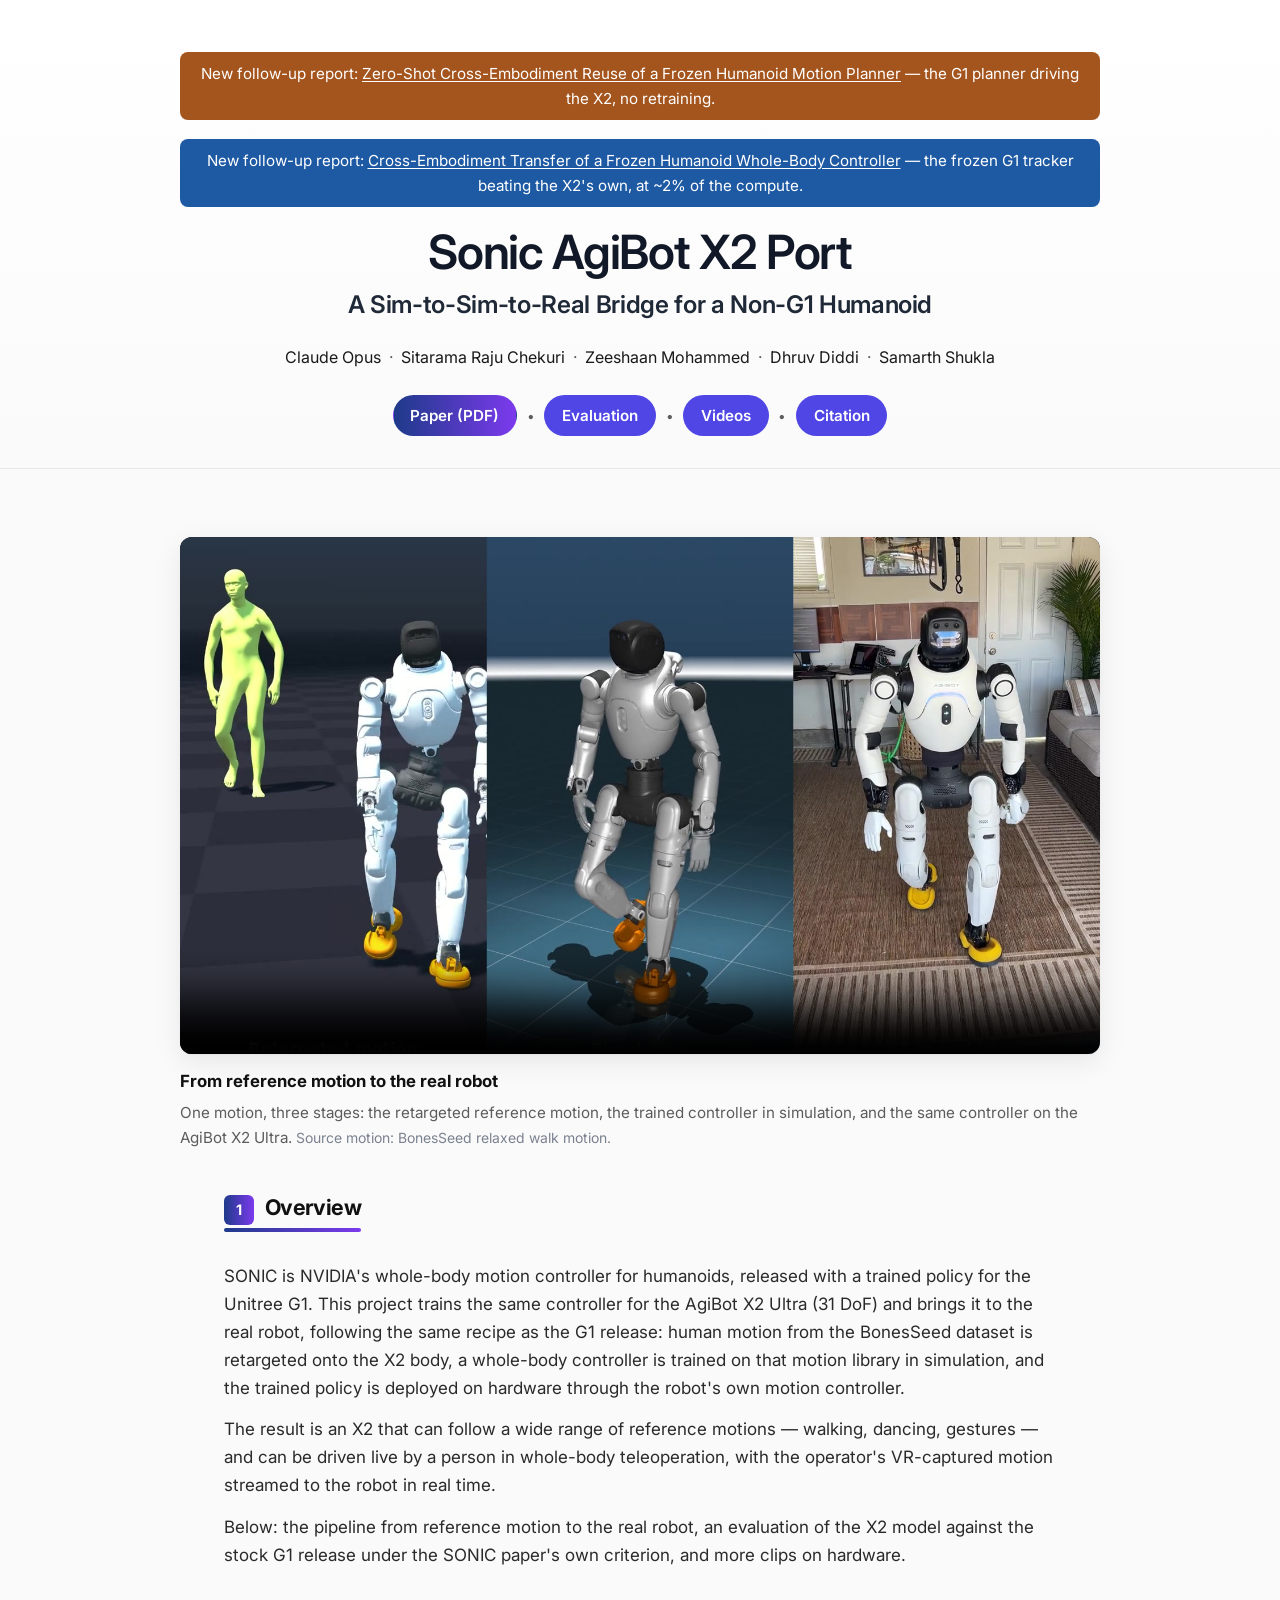
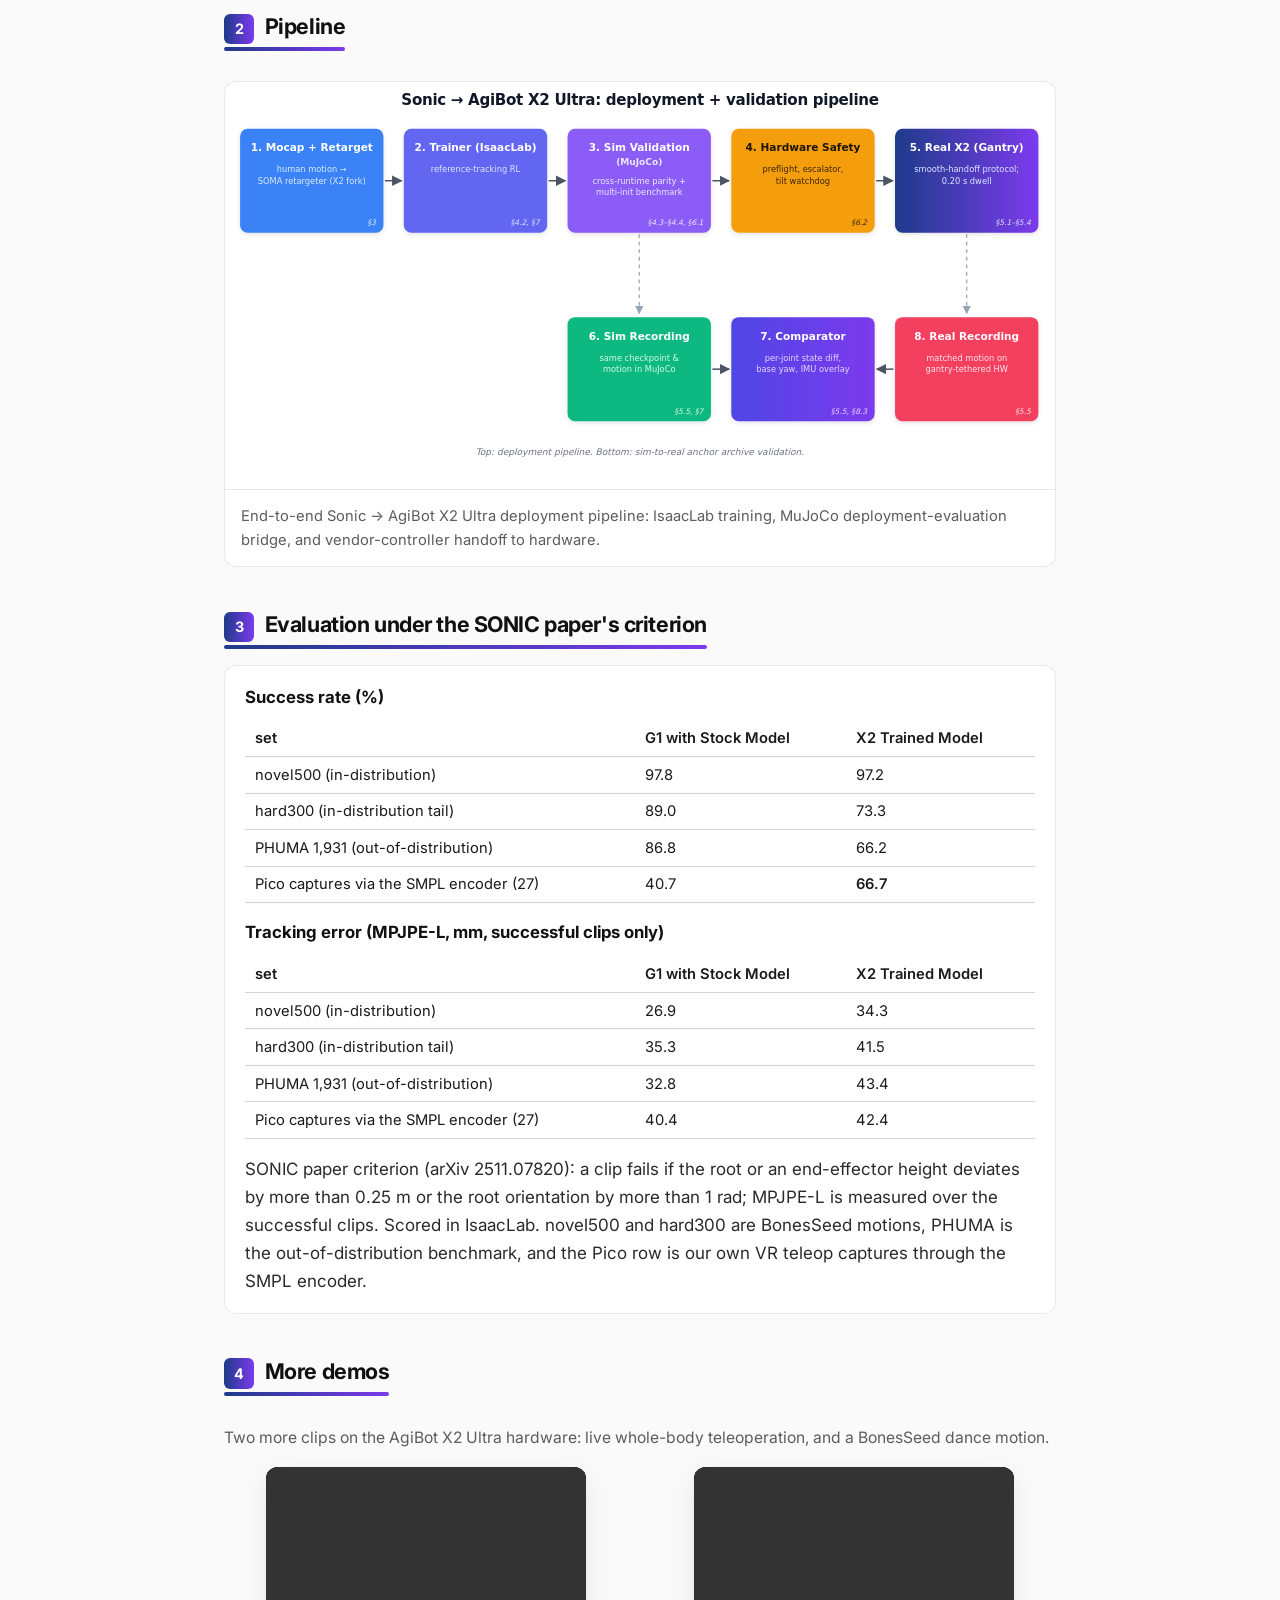
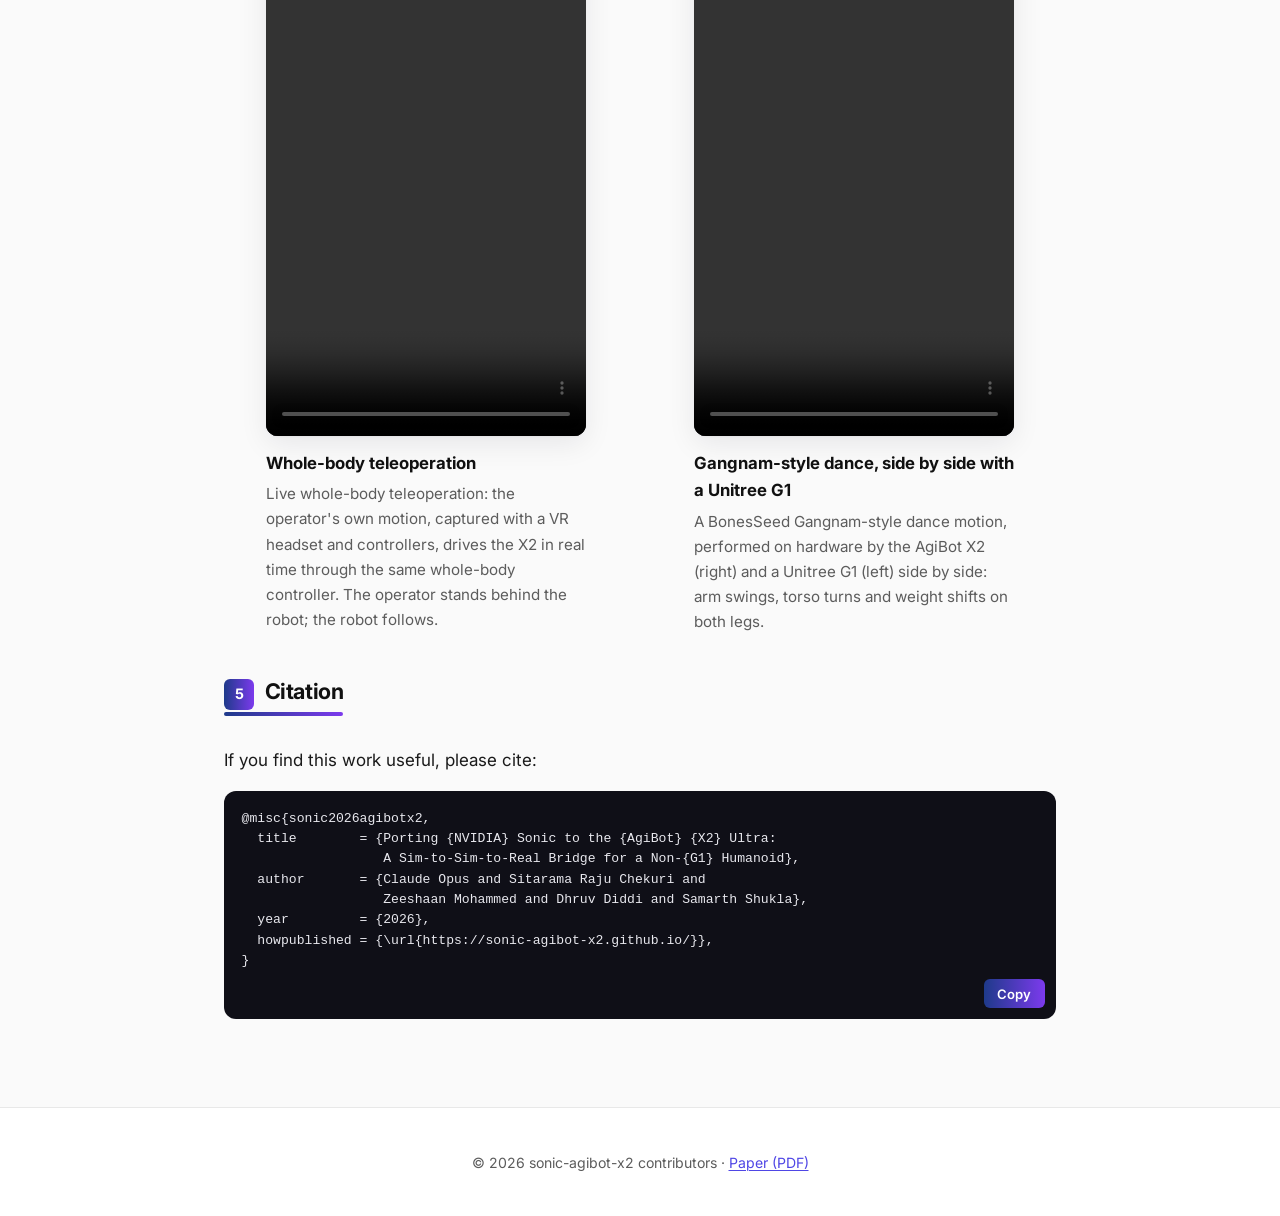
<file: index.html>
<!doctype html>
<html lang="en">
  <head>
    <meta charset="utf-8" />
    <meta name="viewport" content="width=device-width, initial-scale=1" />
    <title>Sonic AgiBot X2 Port</title>
    <meta
      name="description"
      content="Sonic AgiBot X2 Port: a sim-to-sim-to-real bridge for a non-G1 humanoid. Project page, paper PDF, demo videos, and citation."
    />
    <meta
      property="og:title"
      content="Sonic AgiBot X2 Port — A Sim-to-Sim-to-Real Bridge for a Non-G1 Humanoid"
    />
    <meta
      property="og:description"
      content="First publicly documented Sonic-family policy on a non-G1 humanoid (AgiBot X2 Ultra)."
    />
    <meta property="og:type" content="article" />
    <meta property="og:url" content="https://sonic-agibot-x2.github.io/" />
    <meta property="og:site_name" content="Sonic AgiBot X2 Port" />
    <meta
      property="og:image"
      content="https://sonic-agibot-x2.github.io/static/images/og_preview.jpg"
    />
    <meta property="og:image:type" content="image/jpeg" />
    <meta property="og:image:width" content="1200" />
    <meta property="og:image:height" content="630" />
    <meta
      property="og:image:alt"
      content="Three-panel still: motion-retargeted reference (left), trained checkpoint in MuJoCo (middle), and the same checkpoint deployed on the AgiBot X2 Ultra hardware (right)."
    />

    <meta name="twitter:card" content="summary_large_image" />
    <meta
      name="twitter:title"
      content="Sonic AgiBot X2 Port — A Sim-to-Sim-to-Real Bridge for a Non-G1 Humanoid"
    />
    <meta
      name="twitter:description"
      content="First publicly documented Sonic-family policy on a non-G1 humanoid (AgiBot X2 Ultra)."
    />
    <meta
      name="twitter:image"
      content="https://sonic-agibot-x2.github.io/static/images/og_preview.jpg"
    />
    <meta
      name="twitter:image:alt"
      content="Three-panel still: motion-retargeted reference (left), trained checkpoint in MuJoCo (middle), and the same checkpoint deployed on the AgiBot X2 Ultra hardware (right)."
    />
    <link rel="preconnect" href="https://fonts.googleapis.com" />
    <link rel="preconnect" href="https://fonts.gstatic.com" crossorigin />
    <link
      href="https://fonts.googleapis.com/css2?family=Inter:wght@400;500;600;700;800&display=swap"
      rel="stylesheet"
    />
    <link rel="stylesheet" href="static/css/style.css" />
  </head>
  <body>
    <a class="skip-link" href="#main">Skip to content</a>

    <header class="hero">
      <div class="wrap wrap--wide">
              <p style="text-align:center;background:#a4551e;color:#fff;padding:.55rem .9rem;border-radius:8px;font-size:.95rem;margin:0 0 1.2rem">New follow-up report: <a href="/kplanner/" style="color:#fff;text-decoration:underline">Zero-Shot Cross-Embodiment Reuse of a Frozen Humanoid Motion Planner</a> — the G1 planner driving the X2, no retraining.</p>
              <p style="text-align:center;background:#1e5aa4;color:#fff;padding:.55rem .9rem;border-radius:8px;font-size:.95rem;margin:0 0 1.2rem">New follow-up report: <a href="/sonic-transfer/" style="color:#fff;text-decoration:underline">Cross-Embodiment Transfer of a Frozen Humanoid Whole-Body Controller</a> — the frozen G1 tracker beating the X2's own, at ~2% of the compute.</p>
      <h1 class="hero-title">
          Sonic AgiBot X2 Port
        </h1>
        <p class="hero-subtitle">
          A Sim-to-Sim-to-Real Bridge for a Non-G1&nbsp;Humanoid
        </p>

        <div class="authors" aria-label="Authors">
          <span>Claude Opus</span><span class="sep">·</span>
          <span>Sitarama Raju Chekuri</span><span class="sep">·</span>
          <span>Zeeshaan Mohammed</span><span class="sep">·</span>
          <span>Dhruv Diddi</span><span class="sep">·</span>
          <span>Samarth Shukla</span>
        </div>

        <ul class="pill-row" aria-label="Resources">
          <li>
            <a
              class="pill pill--primary"
              href="static/pdfs/sonic-agibot-x2-port.pdf"
              target="_blank"
              rel="noopener"
              >Paper (PDF)</a
            >
          </li>
          <li><a class="pill pill--solid" href="#evaluation">Evaluation</a></li>
          <li><a class="pill pill--solid" href="#more-demos">Videos</a></li>
          <li><a class="pill pill--solid" href="#citation">Citation</a></li>
        </ul>
      </div>
    </header>

    <main id="main">
      <div class="wrap wrap--wide">
        <!-- Video 1 — full-width hero placeholder -->
        <section
          class="video-block video-block--hero"
          id="video-x2"
          aria-labelledby="video-x2-title"
        >
          <div class="video-frame">
            <video
              controls
              playsinline
              muted
              loop
              preload="metadata"
              autoplay
              poster="static/images/hero_relaxed_walk_fixedretarget.jpg"
              aria-describedby="video-x2-caption"
            >
              <source
                src="static/videos/x2-relaxed-walk-fixedretarget-mocap-sim-real.mp4"
                type="video/mp4"
              />
              Your browser does not support embedded video.
            </video>
          </div>
          <h3 id="video-x2-title">
            From reference motion to the real robot
          </h3>
          <p id="video-x2-caption">
            One motion, three stages: the retargeted reference motion, the trained controller
            in simulation, and the same controller on the AgiBot X2 Ultra.
            <span style="color:#7a8290;font-size:.92em">Source motion: BonesSeed relaxed walk motion.</span>
          </p>
        </section>
        <!-- § Abstract -->
        <section class="block abstract" aria-labelledby="abstract-title">
          <h2 id="abstract-title">
            <span class="num">1</span>Overview
          </h2>
          <p>
            SONIC is NVIDIA's whole-body motion controller for humanoids, released with
            a trained policy for the Unitree&nbsp;G1. This project trains the same
            controller for the AgiBot&nbsp;X2 Ultra (31&nbsp;DoF) and brings it to the
            real robot, following the same recipe as the G1 release: human motion
            from the BonesSeed dataset is retargeted onto the X2 body, a whole-body
            controller is trained on that motion library in simulation, and the
            trained policy is deployed on hardware through the robot's own motion
            controller.
          </p>
          <p>
            The result is an X2 that can follow a wide range of reference motions —
            walking, dancing, gestures — and can be driven live
            by a person in whole-body teleoperation, with the operator's VR-captured
            motion streamed to the robot in real time.
          </p>
          <p>
            Below: the pipeline from reference motion to the real robot, an
            evaluation of the X2 model against the stock G1 release under the SONIC
            paper's own criterion, and more clips on hardware.
          </p>
        </section>

        <!-- § Pipeline figure -->
        <section class="block" aria-labelledby="figure-title">
          <h2 id="figure-title">
            <span class="num">2</span>Pipeline
          </h2>
          <figure class="figure-card">
            <img
              src="static/images/f1_pipeline_web.svg"
              alt="Pipeline figure: upstream Sonic training in IsaacLab, transfer to MuJoCo deployment-evaluation simulator, and final transfer to the AgiBot X2 Ultra hardware via the vendor motion controller. Bottom row shows the sim-to-real anchor archive validation substrate."
              loading="lazy"
            />
            <figcaption>
              End-to-end Sonic → AgiBot X2 Ultra deployment pipeline:
              IsaacLab training, MuJoCo deployment-evaluation bridge, and
              vendor-controller handoff to hardware.
            </figcaption>
          </figure>
        </section>

        <!-- § Evaluation under the SONIC paper's criterion -->
        <section class="block" id="evaluation" aria-labelledby="evaluation-title">
          <h2 id="evaluation-title">
            <span class="num">3</span>Evaluation under the SONIC paper's criterion
          </h2>
          <div class="content-card">
            <style>
              .evaltable{width:100%;border-collapse:collapse;margin:.6rem 0 1rem;font-size:.92rem}
              .evaltable th,.evaltable td{padding:.35rem .6rem;border-bottom:1px solid rgba(128,128,128,.35);text-align:left;vertical-align:top}
              .evaltable th{font-weight:600}
              .evaltable td.win{font-weight:600}
            </style>
            <h3>Success rate (%)</h3>
            <table class="evaltable">
              <tr><th>set</th><th>G1 with Stock Model</th><th>X2 Trained Model</th></tr>
              <tr><td>novel500 (in-distribution)</td><td>97.8</td><td>97.2</td></tr>
              <tr><td>hard300 (in-distribution tail)</td><td>89.0</td><td>73.3</td></tr>
              <tr><td>PHUMA 1,931 (out-of-distribution)</td><td>86.8</td><td>66.2</td></tr>
              <tr><td>Pico captures via the SMPL encoder (27)</td><td>40.7</td><td class="win">66.7</td></tr>
            </table>
            <h3>Tracking error (MPJPE-L, mm, successful clips only)</h3>
            <table class="evaltable">
              <tr><th>set</th><th>G1 with Stock Model</th><th>X2 Trained Model</th></tr>
              <tr><td>novel500 (in-distribution)</td><td>26.9</td><td>34.3</td></tr>
              <tr><td>hard300 (in-distribution tail)</td><td>35.3</td><td>41.5</td></tr>
              <tr><td>PHUMA 1,931 (out-of-distribution)</td><td>32.8</td><td>43.4</td></tr>
              <tr><td>Pico captures via the SMPL encoder (27)</td><td>40.4</td><td>42.4</td></tr>
            </table>
            <p>
              SONIC paper criterion (arXiv 2511.07820): a clip fails if the root or an
              end-effector height deviates by more than 0.25&nbsp;m or the root orientation by
              more than 1&nbsp;rad; MPJPE-L is measured over the successful clips. Scored in
              IsaacLab. novel500 and hard300 are BonesSeed motions, PHUMA is the
              out-of-distribution benchmark, and the Pico row is our own VR teleop captures
              through the SMPL encoder.
            </p>
          </div>
        </section>

        <!-- § More demos (extra clips) -->
        <section class="block" id="more-demos" aria-labelledby="more-demos-title">
          <h2 id="more-demos-title">
            <span class="num">4</span>More demos
          </h2>
          <p class="block-intro">
            Two more clips on the AgiBot X2 Ultra hardware: live whole-body
            teleoperation, and a BonesSeed dance motion.
          </p>
          <div class="video-grid">
            <figure
              class="video-block video-block--grid"
              id="video-balance"
              aria-labelledby="video-balance-title"
            >
              <div class="video-frame">
                <video
                  controls
                  playsinline
                  muted
                  loop
                  preload="metadata"
                  autoplay
                  aria-describedby="video-balance-caption"
                >
                  <source
                    src="static/videos/x2-sonic-wholebody-teleop.mp4"
                    type="video/mp4"
                  />
                  Your browser does not support embedded video.
                </video>
              </div>
              <figcaption>
                <h3 id="video-balance-title">Whole-body teleoperation</h3>
                <p id="video-balance-caption">
                  Live whole-body teleoperation: the operator's own motion,
                  captured with a VR headset and controllers, drives the X2 in
                  real time through the same whole-body controller. The
                  operator stands behind the robot; the robot follows.
                </p>
              </figcaption>
            </figure>

            <figure
              class="video-block video-block--grid"
              id="video-manip"
              aria-labelledby="video-manip-title"
            >
              <div class="video-frame">
                <video
                  controls
                  playsinline
                  muted
                  loop
                  preload="metadata"
                  autoplay
                  aria-describedby="video-manip-caption"
                >
                  <source
                    src="static/videos/x2-g1-gangnam-dance.mp4"
                    type="video/mp4"
                  />
                  Your browser does not support embedded video.
                </video>
              </div>
              <figcaption>
                <h3 id="video-manip-title">Gangnam-style dance, side by side with a Unitree G1</h3>
                <p id="video-manip-caption">
                  A BonesSeed Gangnam-style dance motion, performed on hardware
                  by the AgiBot X2 (right) and a Unitree G1 (left) side by side:
                  arm swings, torso turns and weight shifts on both legs.
                </p>
              </figcaption>
            </figure>
          </div>
        </section>

        <!-- § Citation -->
        <section class="block" id="citation" aria-labelledby="citation-title">
          <h2 id="citation-title">
            <span class="num">5</span>Citation
          </h2>
          <p>If you find this work useful, please cite:</p>
          <pre class="cite-box"><code id="bibtex">@misc{sonic2026agibotx2,
  title        = {Porting {NVIDIA} Sonic to the {AgiBot} {X2} Ultra:
                  A Sim-to-Sim-to-Real Bridge for a Non-{G1} Humanoid},
  author       = {Claude Opus and Sitarama Raju Chekuri and
                  Zeeshaan Mohammed and Dhruv Diddi and Samarth Shukla},
  year         = {2026},
  howpublished = {\url{https://sonic-agibot-x2.github.io/}},
}</code><button
            class="copy-btn"
            type="button"
            id="copy-bibtex"
            aria-label="Copy BibTeX citation to clipboard"
          >Copy</button></pre>
        </section>
      </div>
    </main>

    <footer class="site">
      <p>
        © 2026 sonic-agibot-x2 contributors ·
        <a href="static/pdfs/sonic-agibot-x2-port.pdf">Paper (PDF)</a>
      </p>
    </footer>

    <script>
      // ---- Auto-play videos when scrolled into view (muted), pause when out ----
      (function () {
        var videos = document.querySelectorAll(".video-frame video");
        if (!videos.length) return;

        // If the user manually paused a video, respect that and don't
        // re-autoplay it on subsequent scroll-into-view events.
        videos.forEach(function (v) {
          v.dataset.userPaused = "false";
          v.addEventListener("pause", function () {
            // pause() also fires when we programmatically pause on scroll-out;
            // only treat it as a user pause if the video is currently visible.
            if (v.dataset.inView === "true" && !v.ended) {
              v.dataset.userPaused = "true";
            }
          });
          v.addEventListener("play", function () {
            v.dataset.userPaused = "false";
          });
        });

        if (!("IntersectionObserver" in window)) return;

        var io = new IntersectionObserver(
          function (entries) {
            entries.forEach(function (entry) {
              var v = entry.target;
              if (entry.isIntersecting) {
                v.dataset.inView = "true";
                if (v.dataset.userPaused !== "true") {
                  var p = v.play();
                  if (p && typeof p.catch === "function") p.catch(function () {});
                }
              } else {
                v.dataset.inView = "false";
                if (!v.paused) v.pause();
              }
            });
          },
          { threshold: 0.5 }
        );

        videos.forEach(function (v) {
          io.observe(v);
        });

        // ---- One-time touch fallback for mobile browsers that block
        // HTML autoplay until the page sees a user gesture (some Android
        // builds / data-saver modes). On the first touch anywhere on the
        // page, try to (re)play any video currently in view.
        function kickInViewVideos() {
          videos.forEach(function (v) {
            if (
              v.dataset.inView === "true" &&
              v.dataset.userPaused !== "true" &&
              v.paused
            ) {
              var p = v.play();
              if (p && typeof p.catch === "function") p.catch(function () {});
            }
          });
        }
        var fired = false;
        function once(ev) {
          if (fired) return;
          fired = true;
          kickInViewVideos();
          window.removeEventListener("touchstart", once, true);
          window.removeEventListener("click", once, true);
        }
        window.addEventListener("touchstart", once, { capture: true, passive: true });
        window.addEventListener("click", once, true);
      })();

      // ---- BibTeX copy button ----
      (function () {
        var btn = document.getElementById("copy-bibtex");
        var src = document.getElementById("bibtex");
        if (!btn || !src) return;
        btn.addEventListener("click", function () {
          var text = src.textContent || "";
          var done = function () {
            btn.textContent = "Copied";
            btn.dataset.copied = "true";
            setTimeout(function () {
              btn.textContent = "Copy";
              delete btn.dataset.copied;
            }, 1600);
          };
          if (navigator.clipboard && navigator.clipboard.writeText) {
            navigator.clipboard.writeText(text).then(done).catch(function () {
              fallback(text);
              done();
            });
          } else {
            fallback(text);
            done();
          }
          function fallback(t) {
            var ta = document.createElement("textarea");
            ta.value = t;
            ta.setAttribute("readonly", "");
            ta.style.position = "absolute";
            ta.style.left = "-9999px";
            document.body.appendChild(ta);
            ta.select();
            try {
              document.execCommand("copy");
            } catch (e) {}
            document.body.removeChild(ta);
          }
        });
      })();
    </script>
  </body>
</html>
</file>
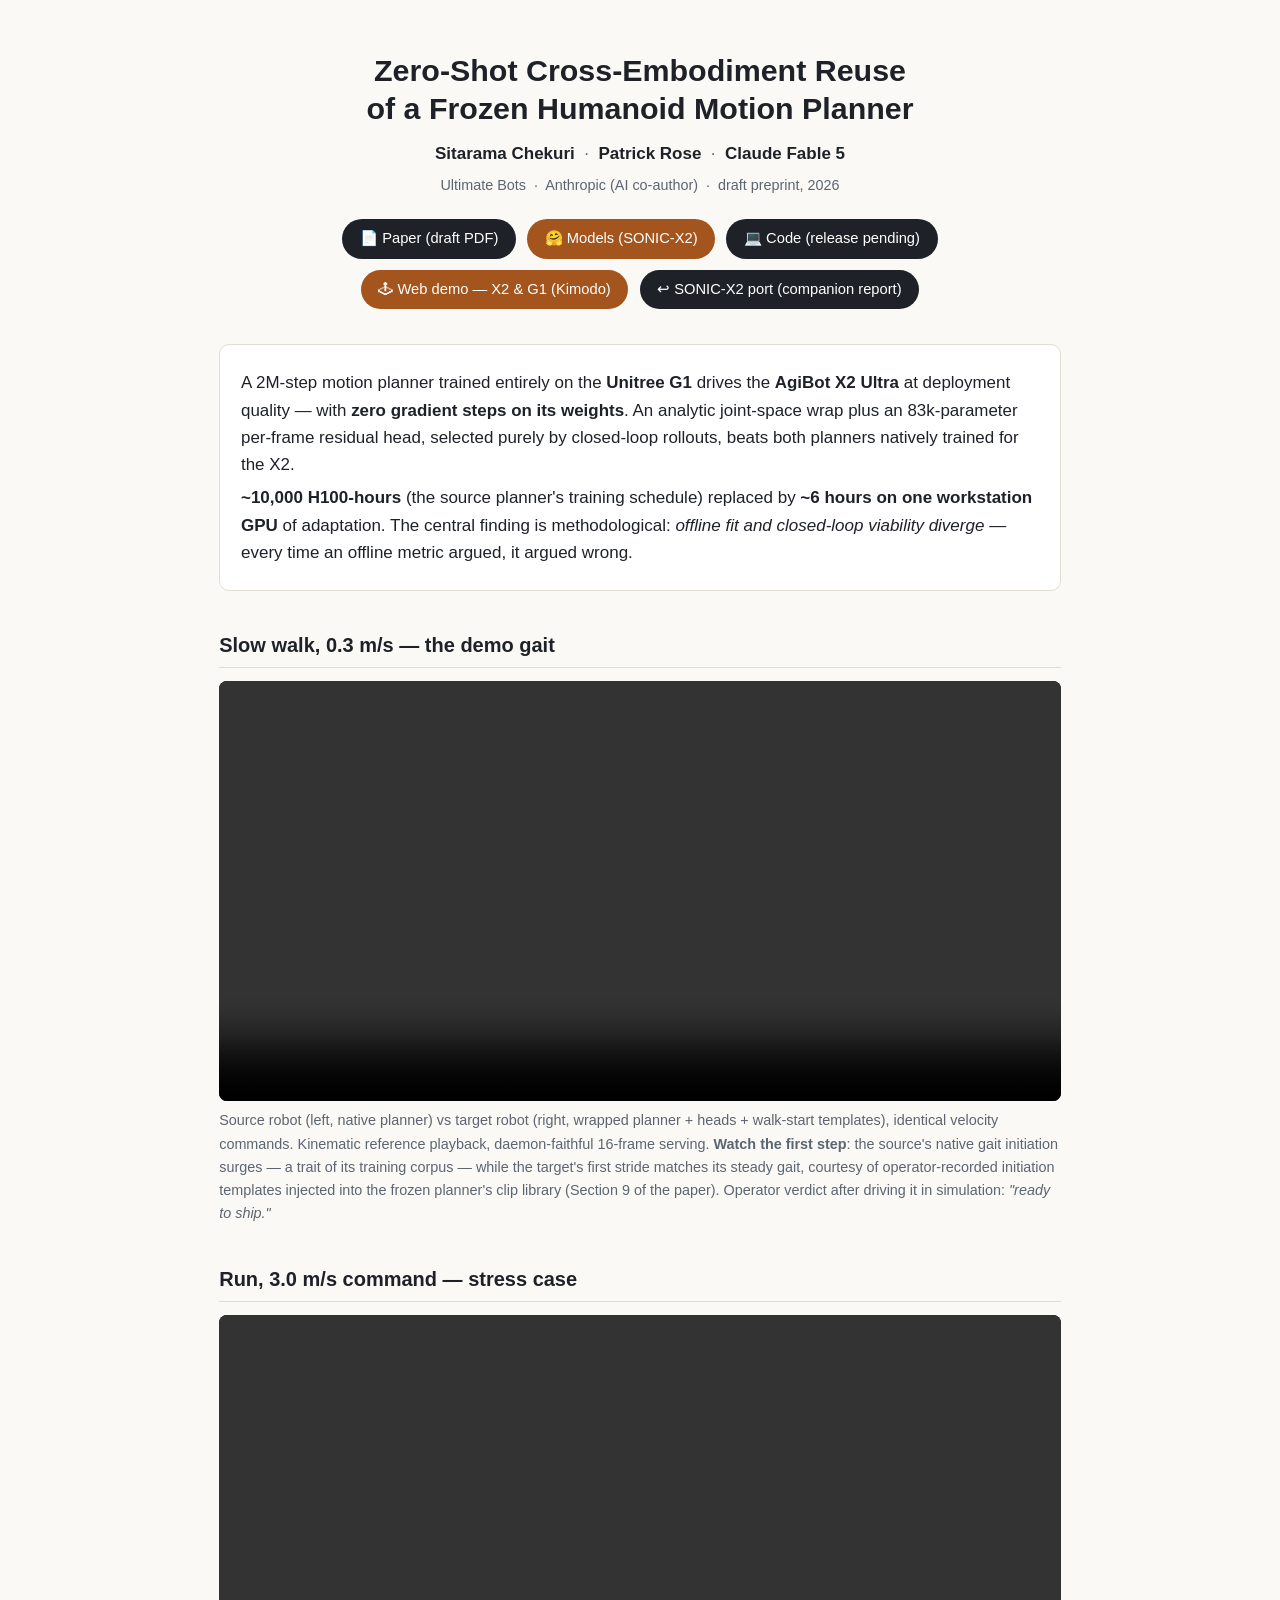
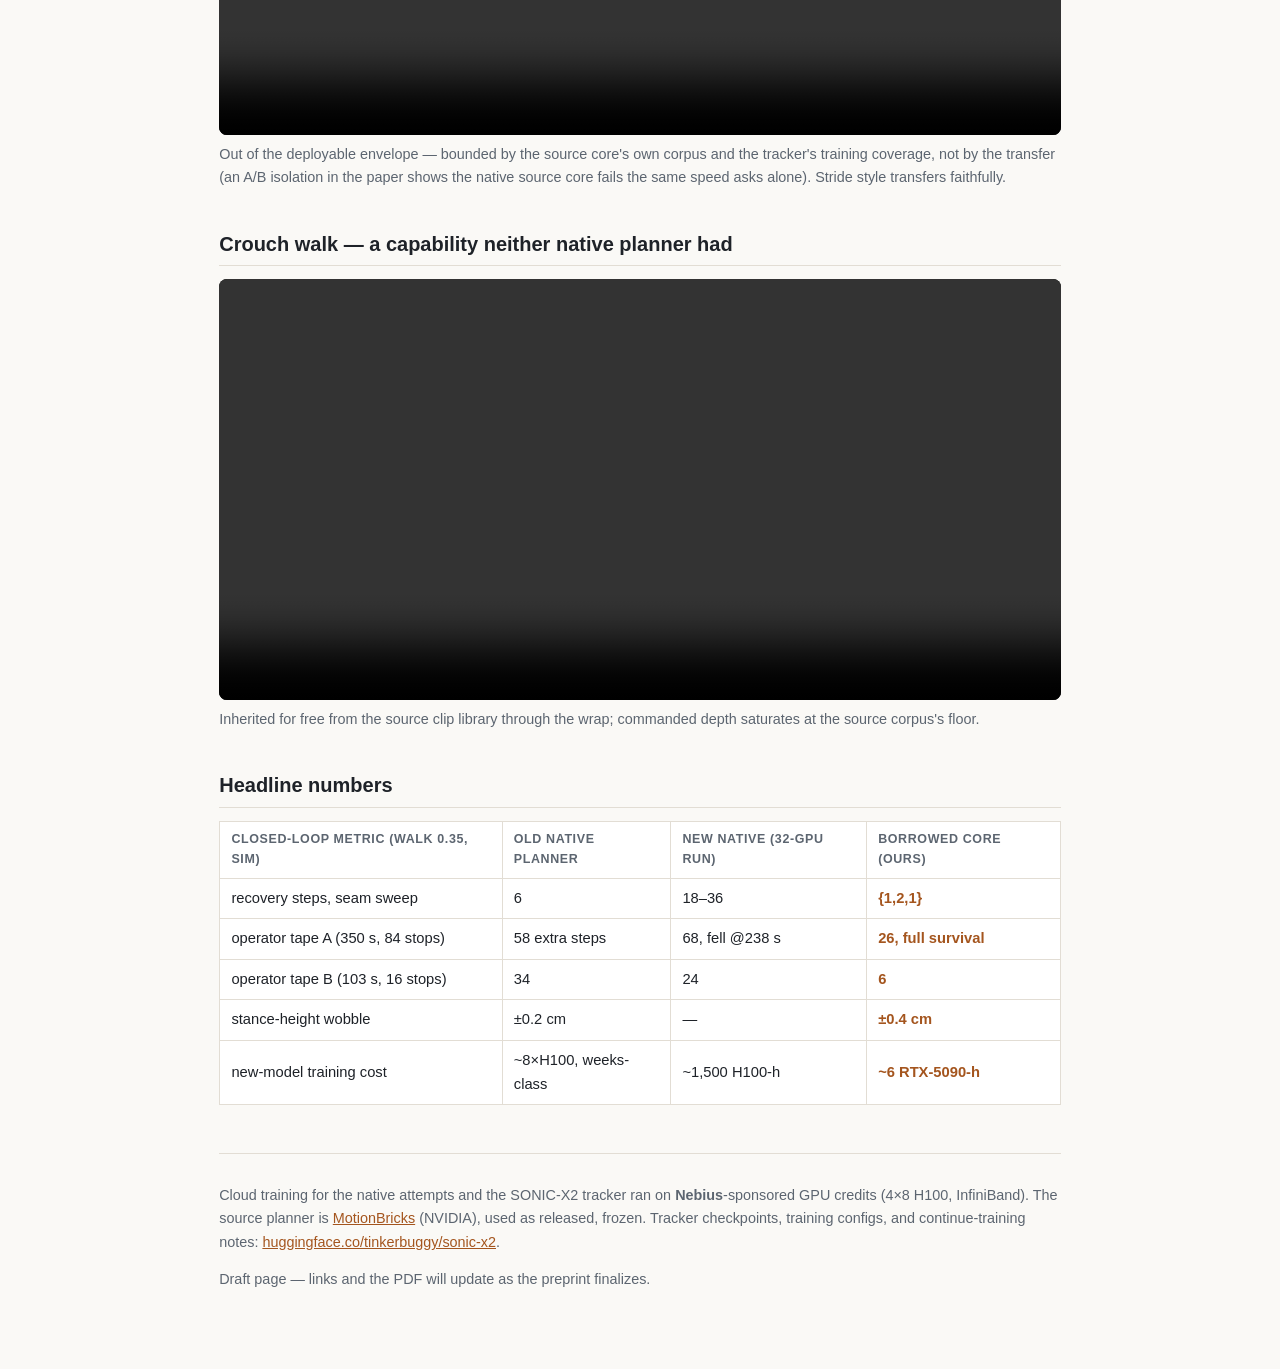
<file: kplanner/index.html>
<!DOCTYPE html>
<html lang="en">
<head>
<meta charset="utf-8">
<meta name="viewport" content="width=device-width, initial-scale=1">
<title>Zero-Shot Cross-Embodiment Reuse of a Frozen Humanoid Motion Planner</title>
<style>
  :root{--ink:#1e2228;--muted:#5c6570;--accent:#a4551e;--line:#e2ddd4;--bg:#faf9f6;--card:#ffffff}
  *{box-sizing:border-box}
  body{margin:0;background:var(--bg);color:var(--ink);font:17px/1.6 -apple-system,BlinkMacSystemFont,"Segoe UI",Roboto,Helvetica,Arial,sans-serif}
  main{max-width:880px;margin:0 auto;padding:3rem 1.2rem 4rem}
  h1{font-size:1.9rem;line-height:1.25;text-align:center;margin:.2rem 0 .8rem;text-wrap:balance}
  .authors{text-align:center;color:var(--muted);margin-bottom:.4rem}
  .authors b{color:var(--ink);font-weight:600}
  .affil{text-align:center;color:var(--muted);font-size:.9rem;margin-bottom:1.4rem}
  .btns{display:flex;justify-content:center;gap:.7rem;flex-wrap:wrap;margin-bottom:2.2rem}
  .btn{display:inline-block;padding:.5rem 1.1rem;border-radius:999px;background:var(--ink);color:#fff;text-decoration:none;font-size:.92rem}
  .btn.alt{background:var(--accent)}
  .btn:hover{opacity:.85}
  .tagline{background:var(--card);border:1px solid var(--line);border-radius:10px;padding:1.1rem 1.3rem;margin-bottom:2rem}
  .tagline p{margin:.4rem 0}
  .big{font-size:1.06rem}
  h2{font-size:1.25rem;margin:2.4rem 0 .8rem;border-bottom:1px solid var(--line);padding-bottom:.35rem}
  video{width:100%;border-radius:8px;background:#000;display:block}
  .cap{color:var(--muted);font-size:.9rem;margin:.5rem 0 1.6rem}
  table{border-collapse:collapse;width:100%;font-size:.92rem;background:var(--card)}
  th,td{padding:.5rem .7rem;border:1px solid var(--line);text-align:left}
  th{color:var(--muted);font-size:.78rem;text-transform:uppercase;letter-spacing:.05em}
  td.win{color:var(--accent);font-weight:600}
  .foot{margin-top:3rem;color:var(--muted);font-size:.9rem;border-top:1px solid var(--line);padding-top:1rem}
  .foot a{color:var(--accent)}
  @media (prefers-color-scheme: dark){
    :root{--ink:#e8e6e1;--muted:#9aa3ae;--line:#33373e;--bg:#16181c;--card:#1f2228}
    .btn{background:#e8e6e1;color:#16181c}.btn.alt{background:var(--accent);color:#fff}
  }
</style>
</head>
<body>
<main>
  <h1>Zero-Shot Cross-Embodiment Reuse of a Frozen Humanoid Motion Planner</h1>
  <div class="authors"><b>Sitarama Chekuri</b> &nbsp;·&nbsp; <b>Patrick Rose</b> &nbsp;·&nbsp; <b>Claude Fable 5</b></div>
  <div class="affil">Ultimate Bots &nbsp;·&nbsp; Anthropic (AI co-author) &nbsp;·&nbsp; draft preprint, 2026</div>

  <div class="btns">
    <a class="btn" href="static/pdfs/paper.pdf">📄 Paper (draft PDF)</a>
    <a class="btn alt" href="https://huggingface.co/tinkerbuggy/sonic-x2">🤗 Models (SONIC-X2)</a>
    <a class="btn" href="https://github.com/meetsitaram">💻 Code (release pending)</a>
    <a class="btn alt" href="https://github.com/meetsitaram/sonic-web-demo-x2">🕹 Web demo — X2 &amp; G1 (Kimodo)</a>
    <a class="btn" href="https://sonic-agibot-x2.github.io/">↩ SONIC-X2 port (companion report)</a>
  </div>

  <div class="tagline">
    <p class="big">A 2M-step motion planner trained entirely on the <b>Unitree G1</b>
    drives the <b>AgiBot X2 Ultra</b> at deployment quality — with <b>zero gradient
    steps on its weights</b>. An analytic joint-space wrap plus an 83k-parameter
    per-frame residual head, selected purely by closed-loop rollouts, beats both
    planners natively trained for the X2.</p>
    <p><b>~10,000 H100-hours</b> (the source planner's training schedule) replaced by
    <b>~6 hours on one workstation GPU</b> of adaptation. The central finding is
    methodological: <i>offline fit and closed-loop viability diverge</i> — every time
    an offline metric argued, it argued wrong.</p>
  </div>

  <h2>Slow walk, 0.3 m/s — the demo gait</h2>
  <video controls muted loop playsinline src="static/videos/walk_0_3_g1_vs_x2.mp4"></video>
  <div class="cap">Source robot (left, native planner) vs target robot (right, wrapped planner + heads
  + walk-start templates), identical velocity commands. Kinematic reference playback, daemon-faithful
  16-frame serving. <b>Watch the first step</b>: the source's native gait initiation surges — a trait of
  its training corpus — while the target's first stride matches its steady gait, courtesy of
  operator-recorded initiation templates injected into the frozen planner's clip library (Section 9 of
  the paper). Operator verdict after driving it in simulation: <i>"ready to ship."</i></div>

  <h2>Run, 3.0 m/s command — stress case</h2>
  <video controls muted loop playsinline src="static/videos/run_3_0_g1_vs_x2.mp4"></video>
  <div class="cap">Out of the deployable envelope — bounded by the source core's own corpus and the
  tracker's training coverage, not by the transfer (an A/B isolation in the paper shows the native
  source core fails the same speed asks alone). Stride style transfers faithfully.</div>

  <h2>Crouch walk — a capability neither native planner had</h2>
  <video controls muted loop playsinline src="static/videos/crouch_0_3_g1_vs_x2.mp4"></video>
  <div class="cap">Inherited for free from the source clip library through the wrap; commanded depth
  saturates at the source corpus's floor.</div>

  <h2>Headline numbers</h2>
  <table>
    <tr><th>closed-loop metric (walk 0.35, sim)</th><th>old native planner</th><th>new native (32-GPU run)</th><th>borrowed core (ours)</th></tr>
    <tr><td>recovery steps, seam sweep</td><td>6</td><td>18–36</td><td class="win">{1,2,1}</td></tr>
    <tr><td>operator tape A (350 s, 84 stops)</td><td>58 extra steps</td><td>68, fell @238 s</td><td class="win">26, full survival</td></tr>
    <tr><td>operator tape B (103 s, 16 stops)</td><td>34</td><td>24</td><td class="win">6</td></tr>
    <tr><td>stance-height wobble</td><td>±0.2 cm</td><td>—</td><td class="win">±0.4 cm</td></tr>
    <tr><td>new-model training cost</td><td>~8×H100, weeks-class</td><td>~1,500 H100-h</td><td class="win">~6 RTX-5090-h</td></tr>
  </table>

  <div class="foot">
    <p>Cloud training for the native attempts and the SONIC-X2 tracker ran on
    <b>Nebius</b>-sponsored GPU credits (4×8 H100, InfiniBand). The source planner is
    <a href="https://dl.acm.org/doi/10.1145/3811334">MotionBricks</a> (NVIDIA), used as
    released, frozen. Tracker checkpoints, training configs, and continue-training notes:
    <a href="https://huggingface.co/tinkerbuggy/sonic-x2">huggingface.co/tinkerbuggy/sonic-x2</a>.</p>
    <p>Draft page — links and the PDF will update as the preprint finalizes.</p>
  </div>
</main>
</body>
</html>
</file>
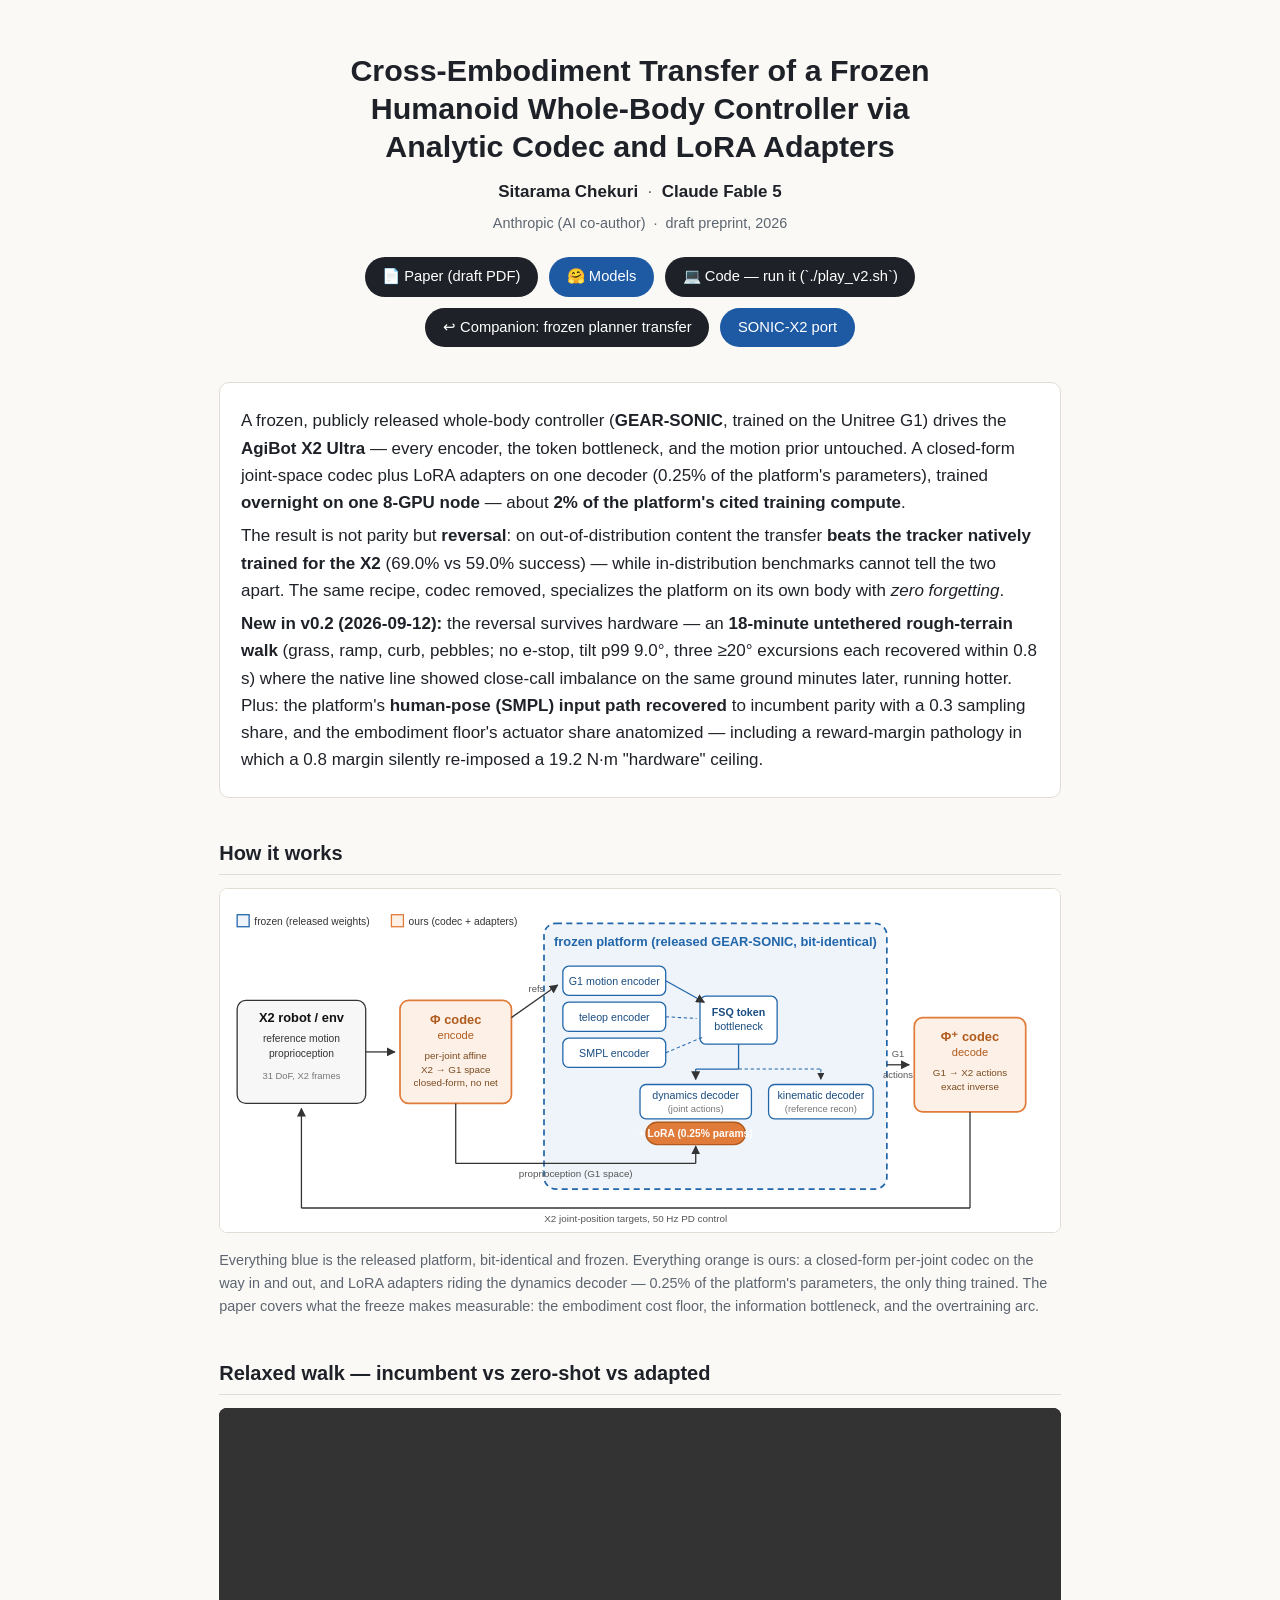
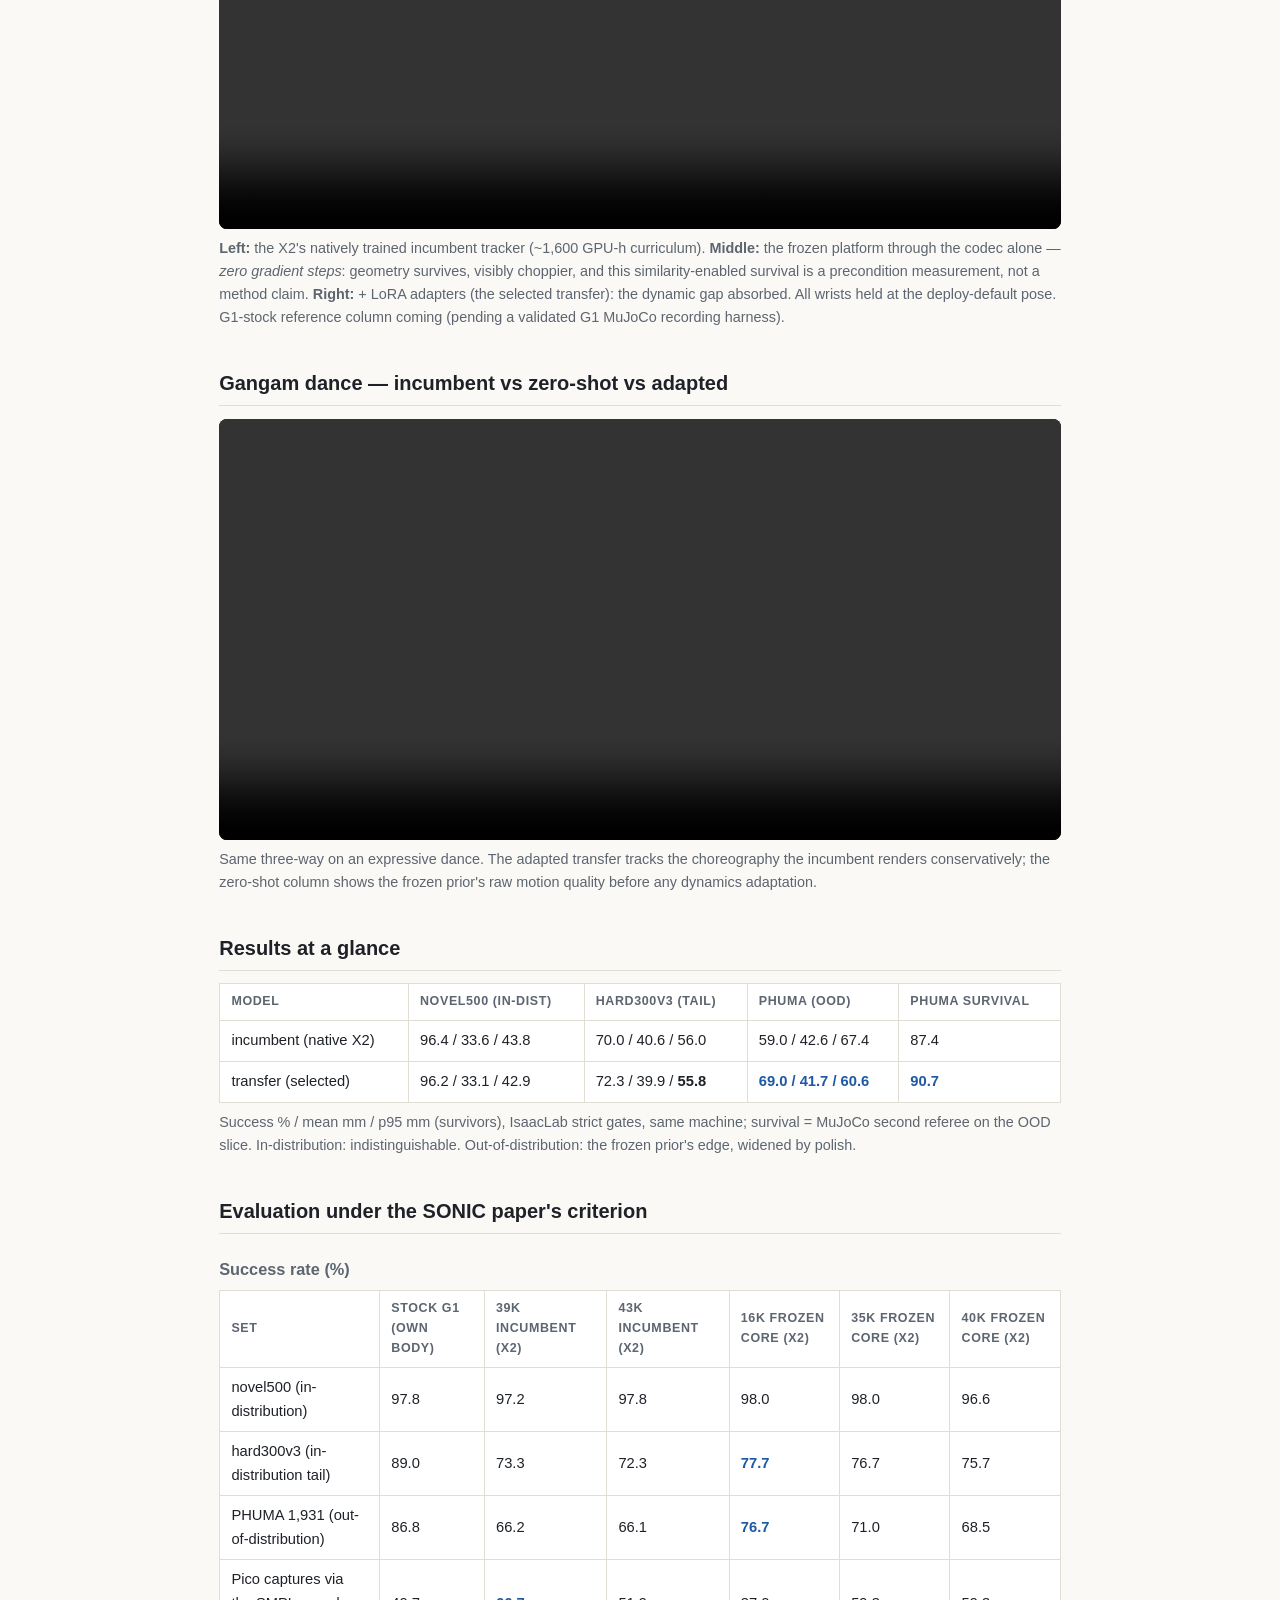
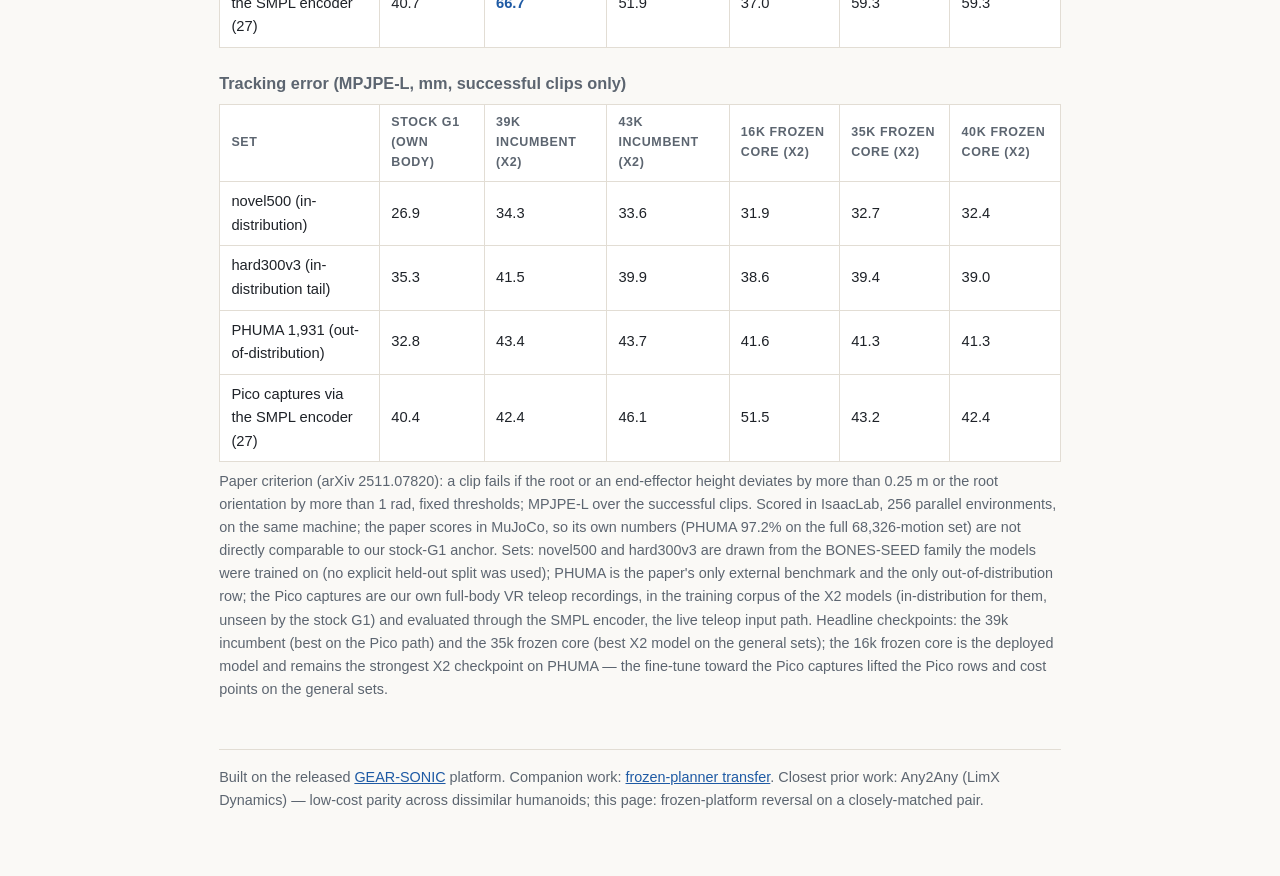
<file: sonic-transfer/index.html>
<!DOCTYPE html>
<html lang="en">
<head>
<meta charset="utf-8">
<meta name="viewport" content="width=device-width, initial-scale=1">
<title>Cross-Embodiment Transfer of a Frozen Humanoid Whole-Body Controller</title>
<style>
  :root{--ink:#1e2228;--muted:#5c6570;--accent:#1e5aa4;--line:#e2ddd4;--bg:#faf9f6;--card:#ffffff}
  *{box-sizing:border-box}
  body{margin:0;background:var(--bg);color:var(--ink);font:17px/1.6 -apple-system,BlinkMacSystemFont,"Segoe UI",Roboto,Helvetica,Arial,sans-serif}
  main{max-width:880px;margin:0 auto;padding:3rem 1.2rem 4rem}
  h1{font-size:1.9rem;line-height:1.25;text-align:center;margin:.2rem 0 .8rem;text-wrap:balance}
  .authors{text-align:center;color:var(--muted);margin-bottom:.4rem}
  .authors b{color:var(--ink);font-weight:600}
  .affil{text-align:center;color:var(--muted);font-size:.9rem;margin-bottom:1.4rem}
  .btns{display:flex;justify-content:center;gap:.7rem;flex-wrap:wrap;margin-bottom:2.2rem}
  .btn{display:inline-block;padding:.5rem 1.1rem;border-radius:999px;background:var(--ink);color:#fff;text-decoration:none;font-size:.92rem}
  .btn.alt{background:var(--accent)}
  .btn:hover{opacity:.85}
  .tagline{background:var(--card);border:1px solid var(--line);border-radius:10px;padding:1.1rem 1.3rem;margin-bottom:2rem}
  .tagline p{margin:.4rem 0}
  .big{font-size:1.06rem}
  h2{font-size:1.25rem;margin:2.4rem 0 .8rem;border-bottom:1px solid var(--line);padding-bottom:.35rem}
  h3{font-size:1.02rem;margin:1.4rem 0 .5rem;color:var(--muted)}
  video{width:100%;border-radius:8px;background:#000;display:block}
  .cap{color:var(--muted);font-size:.9rem;margin:.5rem 0 1.6rem}
  table{border-collapse:collapse;width:100%;font-size:.92rem;background:var(--card)}
  th,td{padding:.5rem .7rem;border:1px solid var(--line);text-align:left}
  th{color:var(--muted);font-size:.78rem;text-transform:uppercase;letter-spacing:.05em}
  td.win{color:var(--accent);font-weight:600}
  .foot{margin-top:3rem;color:var(--muted);font-size:.9rem;border-top:1px solid var(--line);padding-top:1rem}
  .foot a{color:var(--accent)}
  @media (prefers-color-scheme: dark){
    :root{--ink:#e8e6e1;--muted:#9aa3ae;--line:#33373e;--bg:#16181c;--card:#1f2228}
    .btn{background:#e8e6e1;color:#16181c}.btn.alt{background:var(--accent);color:#fff}
  }
</style>
<meta property="og:type" content="website">
<meta property="og:title" content="Cross-Embodiment Transfer of a Frozen Humanoid Whole-Body Controller">
<meta property="og:description" content="A commanded in-place turn where the controller demands torques the hardware cannot deliver - and which does not reproduce in simulation.">
<meta property="og:image" content="https://sonic-agibot-x2.github.io/sonic-transfer/static/images/og_architecture.png">
<meta property="og:image:width" content="1200">
<meta property="og:image:height" content="630">
<meta property="og:url" content="https://sonic-agibot-x2.github.io/sonic-transfer/">
<meta name="twitter:card" content="summary_large_image">
<meta name="twitter:title" content="Cross-Embodiment Transfer of a Frozen Humanoid Whole-Body Controller">
<meta name="twitter:description" content="A commanded in-place turn where the controller demands torques the hardware cannot deliver - and which does not reproduce in simulation.">
<meta name="twitter:image" content="https://sonic-agibot-x2.github.io/sonic-transfer/static/images/og_architecture.png">
</head>
<body>
<main>
  <h1>Cross-Embodiment Transfer of a Frozen Humanoid Whole-Body Controller via Analytic Codec and LoRA Adapters</h1>
  <div class="authors"><b>Sitarama Chekuri</b> &nbsp;·&nbsp; <b>Claude Fable 5</b></div>
  <div class="affil">Anthropic (AI co-author) &nbsp;·&nbsp; draft preprint, 2026</div>

  <div class="btns">
    <a class="btn" href="static/pdfs/paper.pdf">📄 Paper (draft PDF)</a>
    <a class="btn alt" href="https://huggingface.co/tinkerbuggy/sonic-x2">🤗 Models</a>
    <a class="btn" href="https://github.com/meetsitaram/sonic-x2">💻 Code — run it (`./play_v2.sh`)</a>
    <a class="btn" href="../kplanner/">↩ Companion: frozen planner transfer</a>
    <a class="btn alt" href="https://sonic-agibot-x2.github.io/">SONIC-X2 port</a>
  </div>

  <div class="tagline">
    <p class="big">A frozen, publicly released whole-body controller
    (<b>GEAR-SONIC</b>, trained on the Unitree G1) drives the
    <b>AgiBot X2 Ultra</b> — every encoder, the token bottleneck, and the
    motion prior untouched. A closed-form joint-space codec plus LoRA
    adapters on one decoder (0.25% of the platform's parameters), trained
    <b>overnight on one 8-GPU node</b> — about <b>2% of the platform's cited
    training compute</b>.</p>
    <p>The result is not parity but <b>reversal</b>: on out-of-distribution
    content the transfer <b>beats the tracker natively trained for the X2</b>
    (69.0% vs 59.0% success) — while in-distribution benchmarks cannot tell
    the two apart. The same recipe, codec removed, specializes the platform
    on its own body with <i>zero forgetting</i>.</p>
    <p><b>New in v0.2 (2026-09-12):</b> the reversal survives hardware — an
    <b>18-minute untethered rough-terrain walk</b> (grass, ramp, curb,
    pebbles; no e-stop, tilt p99 9.0°, three ≥20° excursions each recovered
    within 0.8 s) where the native line showed close-call imbalance on the
    same ground minutes later, running hotter. Plus: the platform's
    <b>human-pose (SMPL) input path recovered</b> to incumbent parity with a
    0.3 sampling share, and the embodiment floor's actuator share anatomized
    — including a reward-margin pathology in which a 0.8 margin silently
    re-imposed a 19.2 N·m "hardware" ceiling.</p>
  </div>

  <h2>How it works</h2>
  <img src="static/images/architecture.svg" alt="System architecture: frozen GEAR-SONIC platform wrapped by the analytic codec, LoRA adapters on the dynamics decoder" style="width:100%;border-radius:8px;background:#fff;border:1px solid var(--line)">
  <div class="cap">Everything blue is the released platform, bit-identical
  and frozen. Everything orange is ours: a closed-form per-joint codec on
  the way in and out, and LoRA adapters riding the dynamics decoder —
  0.25% of the platform's parameters, the only thing trained. The paper
  covers what the freeze makes measurable: the embodiment cost floor, the
  information bottleneck, and the overtraining arc.</div>

  <h2>Relaxed walk — incumbent vs zero-shot vs adapted</h2>
  <video controls muted loop playsinline src="static/videos/row_walk.mp4"></video>
  <div class="cap"><b>Left:</b> the X2's natively trained incumbent tracker
  (~1,600 GPU-h curriculum). <b>Middle:</b> the frozen platform through the
  codec alone — <i>zero gradient steps</i>: geometry survives, visibly
  choppier, and this similarity-enabled survival is a precondition
  measurement, not a method claim. <b>Right:</b> + LoRA adapters (the
  selected transfer): the dynamic gap absorbed. All wrists held at the
  deploy-default pose. G1-stock reference column coming (pending a
  validated G1 MuJoCo recording harness).</div>

  <h2>Gangam dance — incumbent vs zero-shot vs adapted</h2>
  <video controls muted loop playsinline src="static/videos/row_gangam.mp4"></video>
  <div class="cap">Same three-way on an expressive dance. The adapted
  transfer tracks the choreography the incumbent renders conservatively;
  the zero-shot column shows the frozen prior's raw motion quality before
  any dynamics adaptation.</div>

  <h2>Results at a glance</h2>
  <table>
    <tr><th>model</th><th>novel500 (in-dist)</th><th>hard300v3 (tail)</th><th>PHUMA (OOD)</th><th>PHUMA survival</th></tr>
    <tr><td>incumbent (native X2)</td><td>96.4 / 33.6 / 43.8</td><td>70.0 / 40.6 / 56.0</td><td>59.0 / 42.6 / 67.4</td><td>87.4</td></tr>
    <tr><td>transfer (selected)</td><td>96.2 / 33.1 / 42.9</td><td>72.3 / 39.9 / <b>55.8</b></td><td class="win">69.0 / 41.7 / 60.6</td><td class="win">90.7</td></tr>
  </table>
  <div class="cap">Success % / mean mm / p95 mm (survivors), IsaacLab strict
  gates, same machine; survival = MuJoCo second referee on the OOD slice.
  In-distribution: indistinguishable. Out-of-distribution: the frozen
  prior's edge, widened by polish.</div>

  <h2>Evaluation under the SONIC paper's criterion</h2>
  <h3>Success rate (%)</h3>
  <table>
    <tr><th>set</th><th>stock G1 (own body)</th><th>39k incumbent (X2)</th><th>43k incumbent (X2)</th><th>16k frozen core (X2)</th><th>35k frozen core (X2)</th><th>40k frozen core (X2)</th></tr>
    <tr><td>novel500 (in-distribution)</td><td>97.8</td><td>97.2</td><td>97.8</td><td>98.0</td><td>98.0</td><td>96.6</td></tr>
    <tr><td>hard300v3 (in-distribution tail)</td><td>89.0</td><td>73.3</td><td>72.3</td><td class="win">77.7</td><td>76.7</td><td>75.7</td></tr>
    <tr><td>PHUMA 1,931 (out-of-distribution)</td><td>86.8</td><td>66.2</td><td>66.1</td><td class="win">76.7</td><td>71.0</td><td>68.5</td></tr>
    <tr><td>Pico captures via the SMPL encoder (27)</td><td>40.7</td><td class="win">66.7</td><td>51.9</td><td>37.0</td><td>59.3</td><td>59.3</td></tr>
  </table>
  <h3>Tracking error (MPJPE-L, mm, successful clips only)</h3>
  <table>
    <tr><th>set</th><th>stock G1 (own body)</th><th>39k incumbent (X2)</th><th>43k incumbent (X2)</th><th>16k frozen core (X2)</th><th>35k frozen core (X2)</th><th>40k frozen core (X2)</th></tr>
    <tr><td>novel500 (in-distribution)</td><td>26.9</td><td>34.3</td><td>33.6</td><td>31.9</td><td>32.7</td><td>32.4</td></tr>
    <tr><td>hard300v3 (in-distribution tail)</td><td>35.3</td><td>41.5</td><td>39.9</td><td>38.6</td><td>39.4</td><td>39.0</td></tr>
    <tr><td>PHUMA 1,931 (out-of-distribution)</td><td>32.8</td><td>43.4</td><td>43.7</td><td>41.6</td><td>41.3</td><td>41.3</td></tr>
    <tr><td>Pico captures via the SMPL encoder (27)</td><td>40.4</td><td>42.4</td><td>46.1</td><td>51.5</td><td>43.2</td><td>42.4</td></tr>
  </table>
  <div class="cap">Paper criterion (arXiv 2511.07820): a clip fails if the root or an end-effector height deviates
  by more than 0.25&nbsp;m or the root orientation by more than 1&nbsp;rad, fixed thresholds; MPJPE-L over the
  successful clips. Scored in IsaacLab, 256 parallel environments, on the same machine; the paper scores in MuJoCo, so
  its own numbers (PHUMA 97.2% on the full 68,326-motion set) are not directly comparable to our stock-G1 anchor. Sets:
  novel500 and hard300v3 are drawn from the BONES-SEED family the models were trained on (no explicit held-out split was
  used); PHUMA is the paper's only external benchmark and the only out-of-distribution row; the Pico captures are our own
  full-body VR teleop recordings, in the training corpus of the X2 models (in-distribution for them, unseen by the stock
  G1) and evaluated through the SMPL encoder, the live teleop input path. Headline checkpoints: the 39k incumbent (best on
  the Pico path) and the 35k frozen core (best X2 model on the general sets); the 16k frozen core is the deployed model and
  remains the strongest X2 checkpoint on PHUMA — the fine-tune toward the Pico captures lifted the Pico rows and cost
  points on the general sets.</div>

  <div class="foot">
    Built on the released <a href="https://nvlabs.github.io/GEAR-SONIC/">GEAR-SONIC</a> platform.
    Companion work: <a href="../kplanner/">frozen-planner transfer</a>.
    Closest prior work: Any2Any (LimX Dynamics) — low-cost parity across
    dissimilar humanoids; this page: frozen-platform reversal on a
    closely-matched pair.
  </div>
</main>
</body>
</html>
</file>
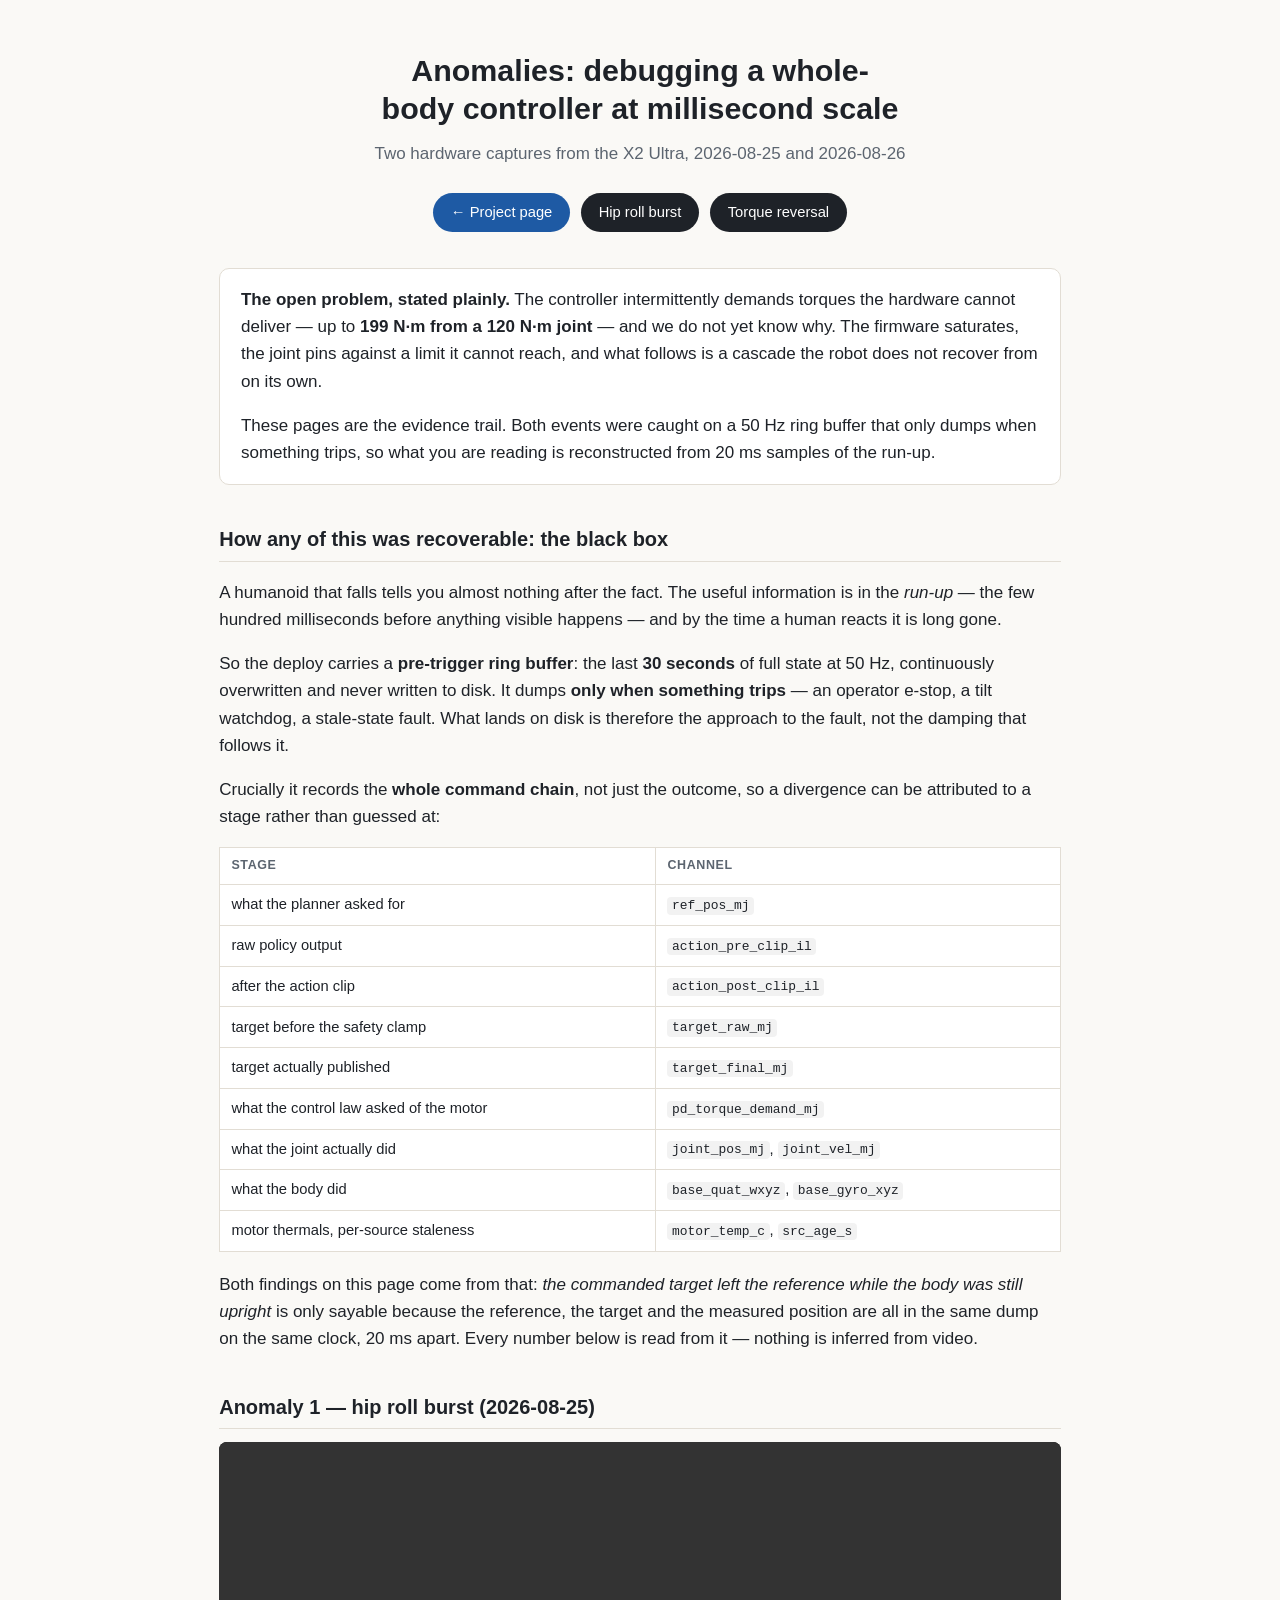
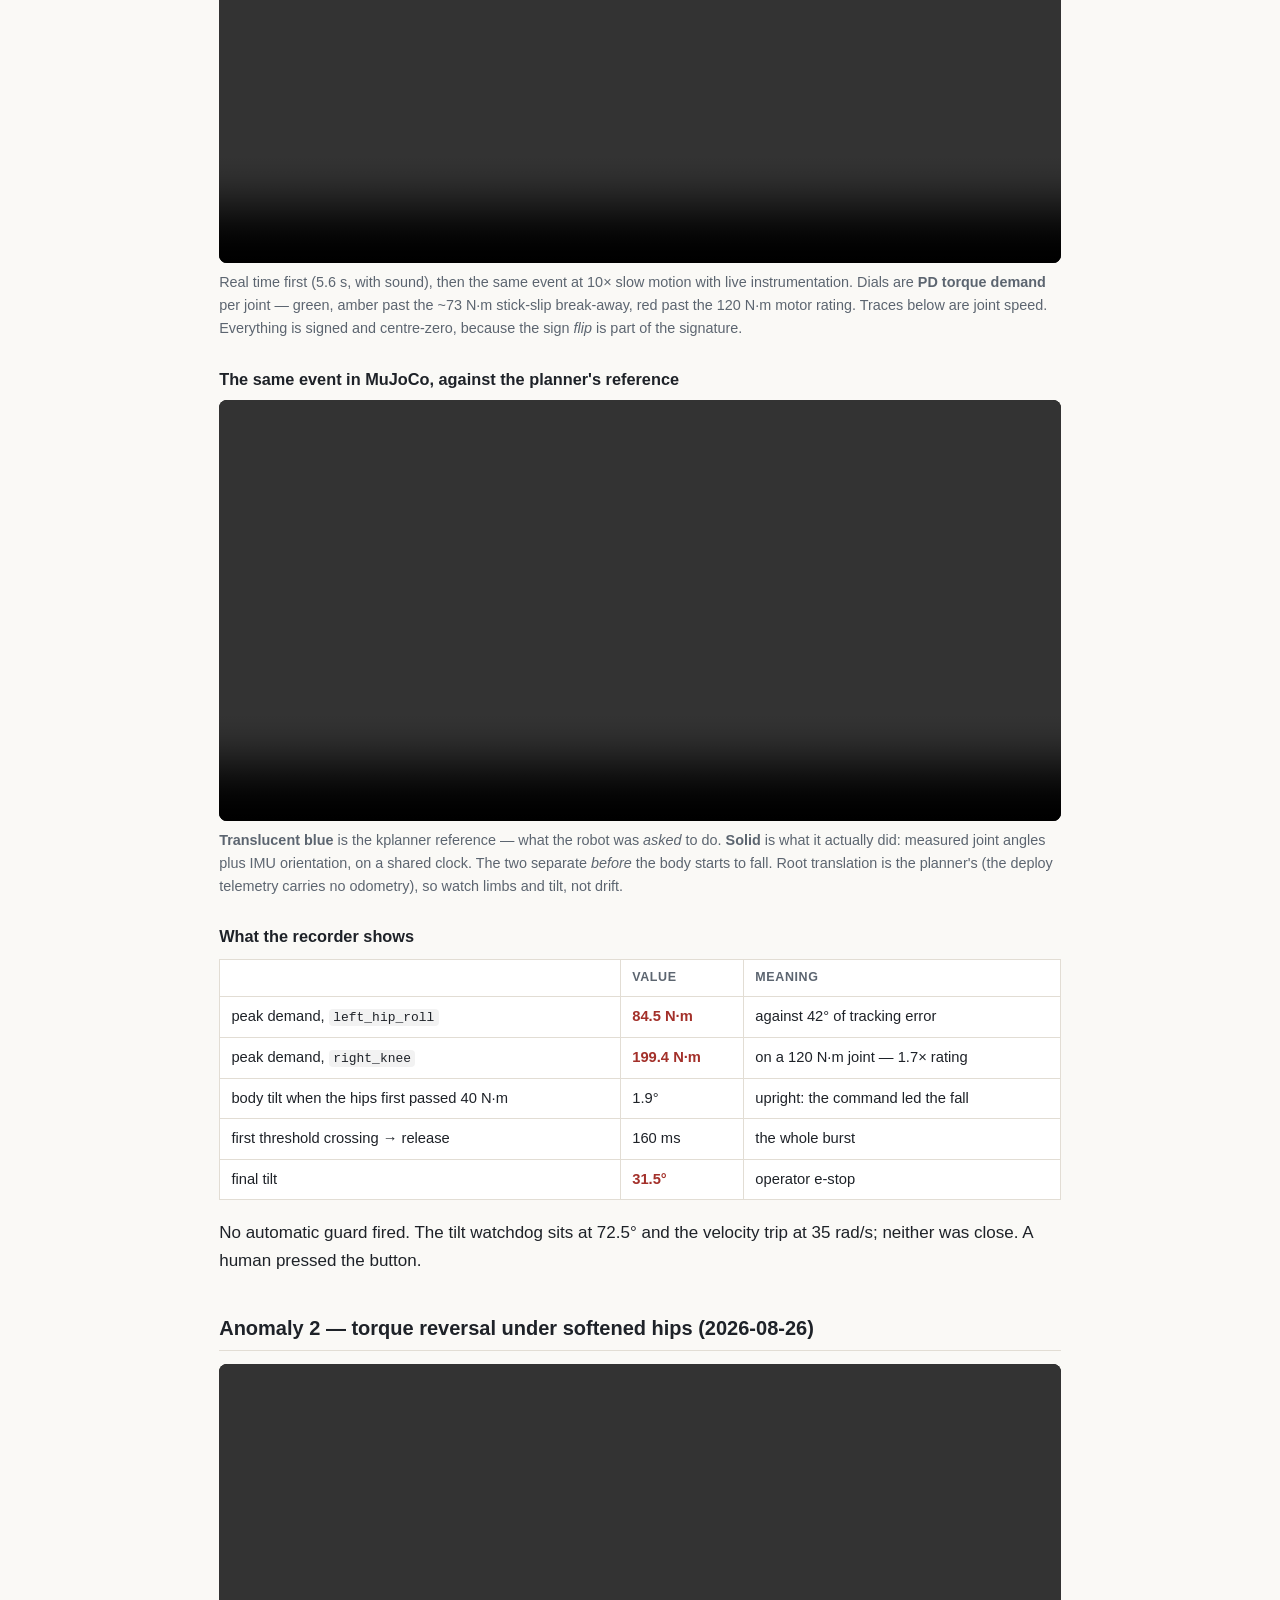
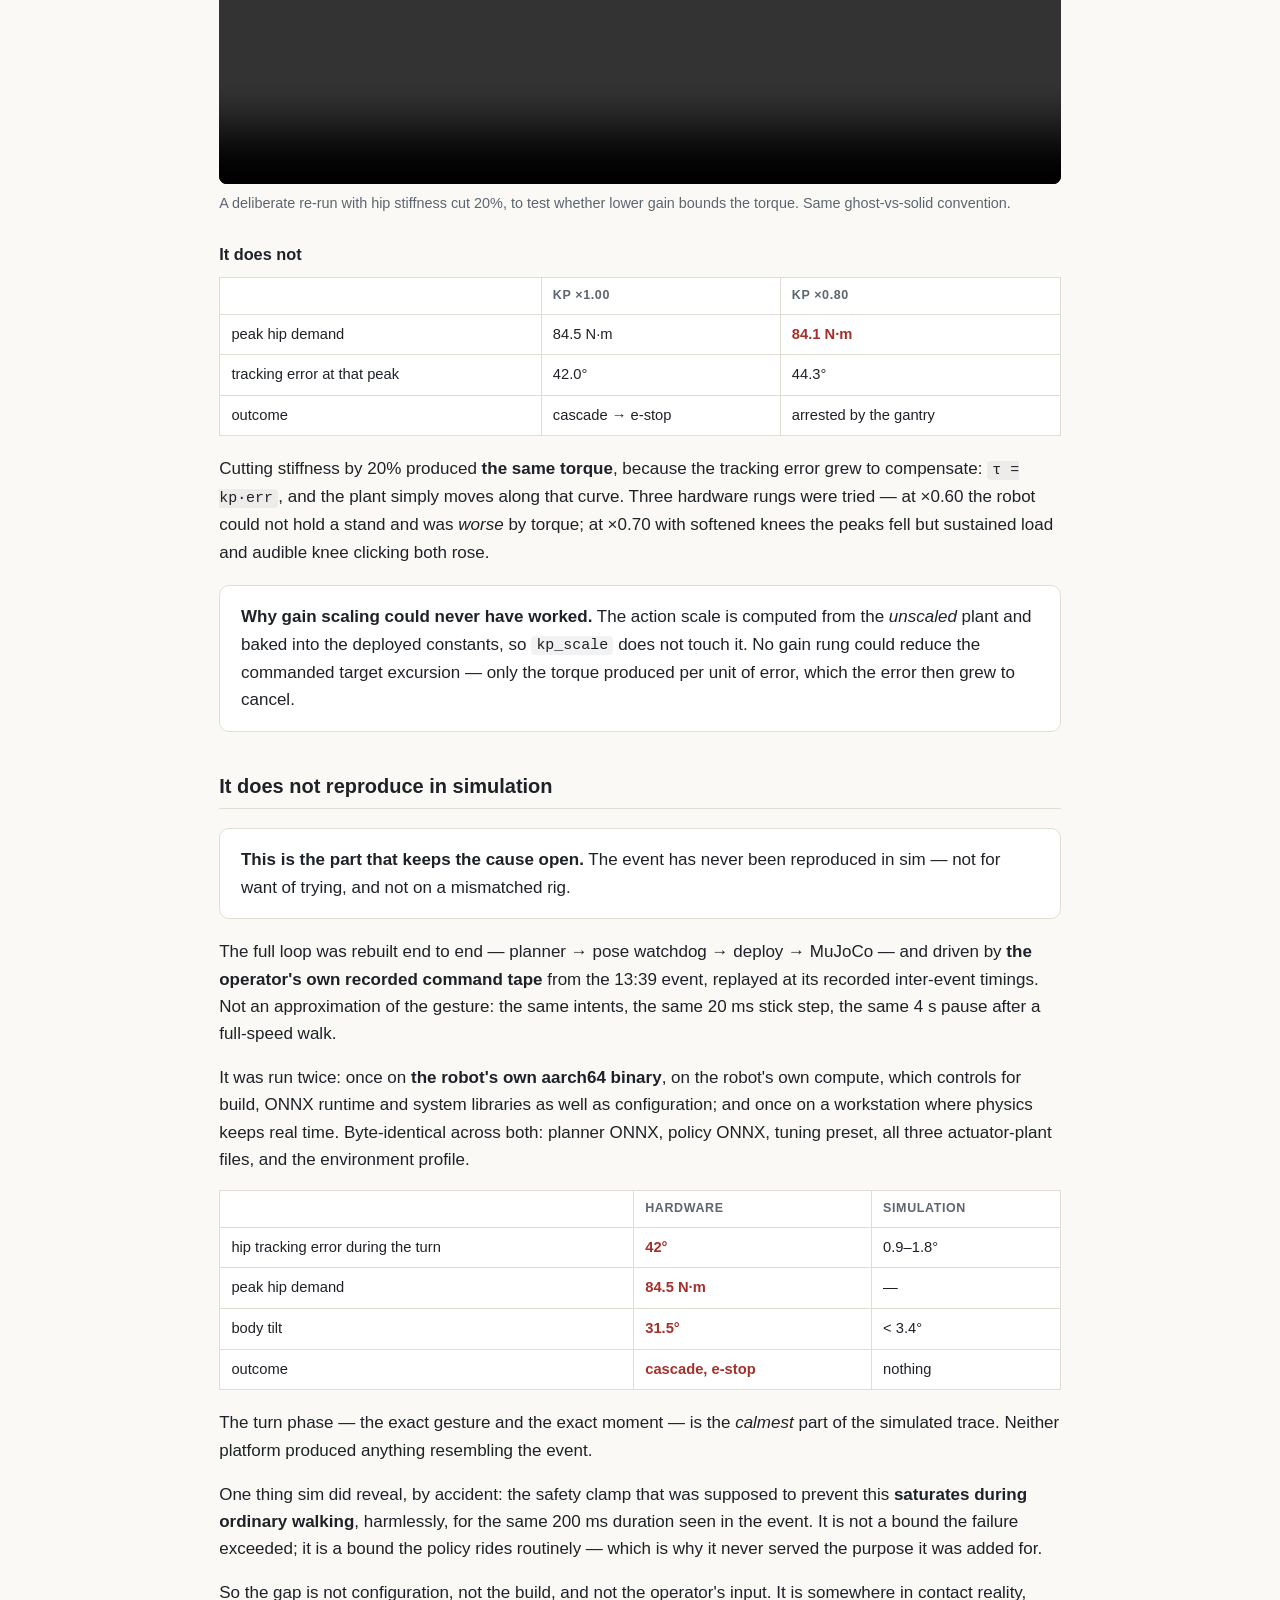
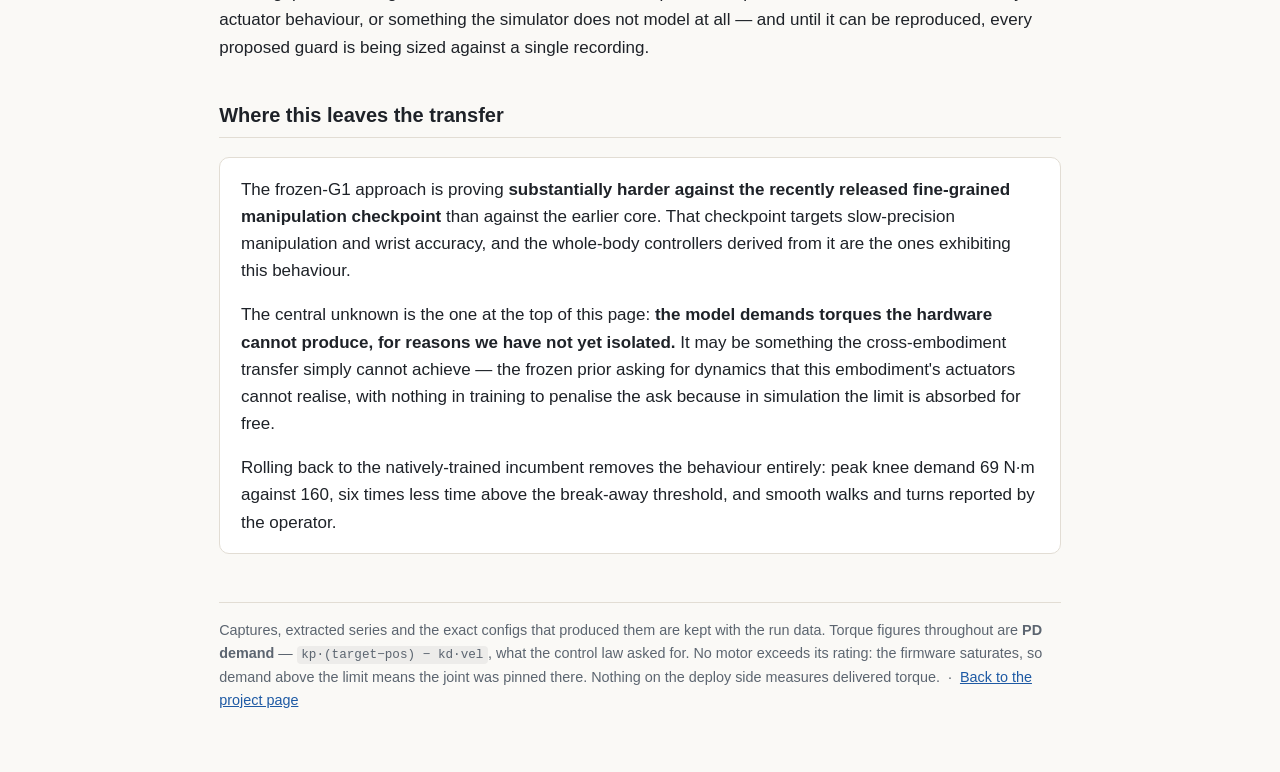
<file: sonic-transfer/anomalies/index.html>
<!DOCTYPE html>
<html lang="en">
<head>
<meta charset="utf-8">
<meta name="viewport" content="width=device-width, initial-scale=1">
<title>Anomalies — debugging a whole-body controller at millisecond scale</title>
<style>
  :root{--ink:#1e2228;--muted:#5c6570;--accent:#1e5aa4;--crit:#a3302a;--line:#e2ddd4;--bg:#faf9f6;--card:#ffffff}
  *{box-sizing:border-box}
  body{margin:0;background:var(--bg);color:var(--ink);font:17px/1.6 -apple-system,BlinkMacSystemFont,"Segoe UI",Roboto,Helvetica,Arial,sans-serif}
  main{max-width:880px;margin:0 auto;padding:3rem 1.2rem 4rem}
  h1{font-size:1.9rem;line-height:1.25;text-align:center;margin:.2rem 0 .8rem;text-wrap:balance}
  .sub{text-align:center;color:var(--muted);margin-bottom:1.6rem}
  .btns{display:flex;justify-content:center;gap:.7rem;flex-wrap:wrap;margin-bottom:2.2rem}
  .btn{display:inline-block;padding:.5rem 1.1rem;border-radius:999px;background:var(--ink);color:#fff;text-decoration:none;font-size:.92rem}
  .btn.alt{background:var(--accent)}
  .btn:hover{opacity:.85}
  h2{font-size:1.25rem;margin:2.4rem 0 .8rem;border-bottom:1px solid var(--line);padding-bottom:.35rem}
  h3{font-size:1.02rem;margin:1.6rem 0 .5rem}
  video{width:100%;border-radius:8px;background:#000;display:block}
  .cap{color:var(--muted);font-size:.9rem;margin:.5rem 0 1.6rem}
  table{border-collapse:collapse;width:100%;font-size:.92rem;background:var(--card);margin:.6rem 0 1.2rem}
  th,td{padding:.5rem .7rem;border:1px solid var(--line);text-align:left}
  th{color:var(--muted);font-size:.78rem;text-transform:uppercase;letter-spacing:.05em}
  td.bad{color:var(--crit);font-weight:600}
  .card{background:var(--card);border:1px solid var(--line);border-radius:10px;padding:1.1rem 1.3rem;margin:1.2rem 0}
  .card p:first-child{margin-top:0}.card p:last-child{margin-bottom:0}
  code{font-family:ui-monospace,SFMono-Regular,Menlo,monospace;font-size:.88em;background:rgba(0,0,0,.05);padding:.1em .35em;border-radius:4px}
  .foot{margin-top:3rem;color:var(--muted);font-size:.9rem;border-top:1px solid var(--line);padding-top:1rem}
  .foot a,main a{color:var(--accent)}
  @media (prefers-color-scheme: dark){
    :root{--ink:#e8e6e1;--muted:#9aa3ae;--line:#33373e;--bg:#16181c;--card:#1f2228;--crit:#e07b74}
    .btn{background:#e8e6e1;color:#16181c}.btn.alt{background:var(--accent);color:#fff}
    code{background:rgba(255,255,255,.07)}
  }
</style>
<meta property="og:type" content="website">
<meta property="og:title" content="Anomalies: debugging a whole-body controller at millisecond scale">
<meta property="og:description" content="Two hardware captures from a 30-second black box. The controller asks a 120 N.m joint for 199 N.m, and it has never reproduced in sim.">
<meta property="og:image" content="https://sonic-agibot-x2.github.io/sonic-transfer/static/images/og_anomaly.png">
<meta property="og:image:width" content="1200">
<meta property="og:image:height" content="630">
<meta property="og:url" content="https://sonic-agibot-x2.github.io/sonic-transfer/anomalies/">
<meta name="twitter:card" content="summary_large_image">
<meta name="twitter:title" content="Anomalies: debugging a whole-body controller at millisecond scale">
<meta name="twitter:description" content="Two hardware captures from a 30-second black box. The controller asks a 120 N.m joint for 199 N.m, and it has never reproduced in sim.">
<meta name="twitter:image" content="https://sonic-agibot-x2.github.io/sonic-transfer/static/images/og_anomaly.png">
</head>
<body>
<main>
  <h1>Anomalies: debugging a whole-body controller at millisecond scale</h1>
  <div class="sub">Two hardware captures from the X2 Ultra, 2026-08-25 and 2026-08-26</div>
  <div class="btns">
    <a class="btn alt" href="../">← Project page</a>
    <a class="btn" href="#a1">Hip roll burst</a>
    <a class="btn" href="#a2">Torque reversal</a>
  </div>

  <div class="card">
    <p><b>The open problem, stated plainly.</b> The controller intermittently
    demands torques the hardware cannot deliver — up to <b>199 N·m from a
    120 N·m joint</b> — and we do not yet know why. The firmware saturates, the
    joint pins against a limit it cannot reach, and what follows is a cascade
    the robot does not recover from on its own.</p>
    <p>These pages are the evidence trail. Both events were caught on a 50 Hz
    ring buffer that only dumps when something trips, so what you are reading is
    reconstructed from 20 ms samples of the run-up.</p>
  </div>

  <h2>How any of this was recoverable: the black box</h2>
  <p>A humanoid that falls tells you almost nothing after the fact. The useful
  information is in the <i>run-up</i> &mdash; the few hundred milliseconds
  before anything visible happens &mdash; and by the time a human reacts it is
  long gone.</p>
  <p>So the deploy carries a <b>pre-trigger ring buffer</b>: the last
  <b>30&nbsp;seconds</b> of full state at 50&nbsp;Hz, continuously overwritten
  and never written to disk. It dumps <b>only when something trips</b> &mdash;
  an operator e-stop, a tilt watchdog, a stale-state fault. What lands on disk
  is therefore the approach to the fault, not the damping that follows it.</p>
  <p>Crucially it records the <b>whole command chain</b>, not just the outcome,
  so a divergence can be attributed to a stage rather than guessed at:</p>
  <table>
    <tr><th>stage</th><th>channel</th></tr>
    <tr><td>what the planner asked for</td><td><code>ref_pos_mj</code></td></tr>
    <tr><td>raw policy output</td><td><code>action_pre_clip_il</code></td></tr>
    <tr><td>after the action clip</td><td><code>action_post_clip_il</code></td></tr>
    <tr><td>target before the safety clamp</td><td><code>target_raw_mj</code></td></tr>
    <tr><td>target actually published</td><td><code>target_final_mj</code></td></tr>
    <tr><td>what the control law asked of the motor</td><td><code>pd_torque_demand_mj</code></td></tr>
    <tr><td>what the joint actually did</td><td><code>joint_pos_mj</code>, <code>joint_vel_mj</code></td></tr>
    <tr><td>what the body did</td><td><code>base_quat_wxyz</code>, <code>base_gyro_xyz</code></td></tr>
    <tr><td>motor thermals, per-source staleness</td><td><code>motor_temp_c</code>, <code>src_age_s</code></td></tr>
  </table>
  <p>Both findings on this page come from that: <i>the commanded target left the
  reference while the body was still upright</i> is only sayable because the
  reference, the target and the measured position are all in the same dump on
  the same clock, 20&nbsp;ms apart. Every number below is read from it &mdash;
  nothing is inferred from video.</p>

  <h2 id="a1">Anomaly 1 — hip roll burst (2026-08-25)</h2>
  <video controls muted loop playsinline preload="metadata"
         src="../static/videos/anomaly_gauges.mp4"></video>
  <div class="cap">Real time first (5.6 s, with sound), then the same event at
  10× slow motion with live instrumentation. Dials are <b>PD torque demand</b>
  per joint — green, amber past the ~73 N·m stick-slip break-away, red past the
  120 N·m motor rating. Traces below are joint speed. Everything is signed and
  centre-zero, because the sign <i>flip</i> is part of the signature.</div>

  <h3>The same event in MuJoCo, against the planner's reference</h3>
  <video controls muted loop playsinline preload="metadata"
         src="../static/videos/anomaly1_mujoco.mp4"></video>
  <div class="cap"><b>Translucent blue</b> is the kplanner reference — what the
  robot was <i>asked</i> to do. <b>Solid</b> is what it actually did: measured
  joint angles plus IMU orientation, on a shared clock. The two separate
  <i>before</i> the body starts to fall. Root translation is the planner's (the
  deploy telemetry carries no odometry), so watch limbs and tilt, not drift.</div>

  <h3>What the recorder shows</h3>
  <table>
    <tr><th></th><th>value</th><th>meaning</th></tr>
    <tr><td>peak demand, <code>left_hip_roll</code></td><td class="bad">84.5 N·m</td><td>against 42° of tracking error</td></tr>
    <tr><td>peak demand, <code>right_knee</code></td><td class="bad">199.4 N·m</td><td>on a 120 N·m joint — 1.7× rating</td></tr>
    <tr><td>body tilt when the hips first passed 40 N·m</td><td>1.9°</td><td>upright: the command led the fall</td></tr>
    <tr><td>first threshold crossing → release</td><td>160 ms</td><td>the whole burst</td></tr>
    <tr><td>final tilt</td><td class="bad">31.5°</td><td>operator e-stop</td></tr>
  </table>
  <p>No automatic guard fired. The tilt watchdog sits at 72.5° and the velocity
  trip at 35 rad/s; neither was close. A human pressed the button.</p>

  <h2 id="a2">Anomaly 2 — torque reversal under softened hips (2026-08-26)</h2>
  <video controls muted loop playsinline preload="metadata"
         src="../static/videos/anomaly2_mujoco.mp4"></video>
  <div class="cap">A deliberate re-run with hip stiffness cut 20%, to test
  whether lower gain bounds the torque. Same ghost-vs-solid convention.</div>

  <h3>It does not</h3>
  <table>
    <tr><th></th><th>kp ×1.00</th><th>kp ×0.80</th></tr>
    <tr><td>peak hip demand</td><td>84.5 N·m</td><td class="bad">84.1 N·m</td></tr>
    <tr><td>tracking error at that peak</td><td>42.0°</td><td>44.3°</td></tr>
    <tr><td>outcome</td><td>cascade → e-stop</td><td>arrested by the gantry</td></tr>
  </table>
  <p>Cutting stiffness by 20% produced <b>the same torque</b>, because the
  tracking error grew to compensate: <code>τ = kp·err</code>, and the plant
  simply moves along that curve. Three hardware rungs were tried — at ×0.60 the
  robot could not hold a stand and was <i>worse</i> by torque; at ×0.70 with
  softened knees the peaks fell but sustained load and audible knee clicking
  both rose.</p>

  <div class="card">
    <p><b>Why gain scaling could never have worked.</b> The action scale is
    computed from the <i>unscaled</i> plant and baked into the deployed
    constants, so <code>kp_scale</code> does not touch it. No gain rung could
    reduce the commanded target excursion — only the torque produced per unit of
    error, which the error then grew to cancel.</p>
  </div>

  <h2>It does not reproduce in simulation</h2>
  <div class="card">
    <p><b>This is the part that keeps the cause open.</b> The event has never
    been reproduced in sim &mdash; not for want of trying, and not on a
    mismatched rig.</p>
  </div>
  <p>The full loop was rebuilt end to end &mdash; planner &rarr; pose watchdog
  &rarr; deploy &rarr; MuJoCo &mdash; and driven by <b>the operator's own
  recorded command tape</b> from the 13:39 event, replayed at its recorded
  inter-event timings. Not an approximation of the gesture: the same intents,
  the same 20&nbsp;ms stick step, the same 4&nbsp;s pause after a full-speed
  walk.</p>
  <p>It was run twice: once on <b>the robot's own aarch64 binary</b>, on the
  robot's own compute, which controls for build, ONNX runtime and system
  libraries as well as configuration; and once on a workstation where physics
  keeps real time. Byte-identical across both: planner ONNX, policy ONNX,
  tuning preset, all three actuator-plant files, and the environment profile.</p>
  <table>
    <tr><th></th><th>hardware</th><th>simulation</th></tr>
    <tr><td>hip tracking error during the turn</td><td class="bad">42&deg;</td><td>0.9&ndash;1.8&deg;</td></tr>
    <tr><td>peak hip demand</td><td class="bad">84.5 N&middot;m</td><td>&mdash;</td></tr>
    <tr><td>body tilt</td><td class="bad">31.5&deg;</td><td>&lt; 3.4&deg;</td></tr>
    <tr><td>outcome</td><td class="bad">cascade, e-stop</td><td>nothing</td></tr>
  </table>
  <p>The turn phase &mdash; the exact gesture and the exact moment &mdash; is
  the <i>calmest</i> part of the simulated trace. Neither platform produced
  anything resembling the event.</p>
  <p>One thing sim did reveal, by accident: the safety clamp that was supposed
  to prevent this <b>saturates during ordinary walking</b>, harmlessly, for the
  same 200&nbsp;ms duration seen in the event. It is not a bound the failure
  exceeded; it is a bound the policy rides routinely &mdash; which is why it
  never served the purpose it was added for.</p>
  <p>So the gap is not configuration, not the build, and not the operator's
  input. It is somewhere in contact reality, actuator behaviour, or something
  the simulator does not model at all &mdash; and until it can be reproduced,
  every proposed guard is being sized against a single recording.</p>

  <h2>Where this leaves the transfer</h2>
  <div class="card">
    <p>The frozen-G1 approach is proving <b>substantially harder against the
    recently released fine-grained manipulation checkpoint</b> than against the
    earlier core. That checkpoint targets slow-precision manipulation and wrist
    accuracy, and the whole-body controllers derived from it are the ones
    exhibiting this behaviour.</p>
    <p>The central unknown is the one at the top of this page: <b>the model
    demands torques the hardware cannot produce, for reasons we have not yet
    isolated.</b> It may be something the cross-embodiment transfer simply
    cannot achieve — the frozen prior asking for dynamics that this embodiment's
    actuators cannot realise, with nothing in training to penalise the ask
    because in simulation the limit is absorbed for free.</p>
    <p>Rolling back to the natively-trained incumbent removes the behaviour
    entirely: peak knee demand 69 N·m against 160, six times less time above the
    break-away threshold, and smooth walks and turns reported by the operator.</p>
  </div>

  <div class="foot">
    Captures, extracted series and the exact configs that produced them are kept
    with the run data. Torque figures throughout are <b>PD demand</b> —
    <code>kp·(target−pos) − kd·vel</code>, what the control law asked for. No
    motor exceeds its rating: the firmware saturates, so demand above the limit
    means the joint was pinned there. Nothing on the deploy side measures
    delivered torque.
    &nbsp;·&nbsp; <a href="../">Back to the project page</a>
  </div>
</main>
</body>
</html>
</file>
<file: static/css/style.css>
/*
 * Sonic-on-AgiBot-X2 project page
 * DreamDojo-inspired layout (numbered sections + colored heading underlines)
 * Light theme, indigo accent, navy->violet gradient on section underlines + pills
 */

:root {
  --bg: #fafafa;
  --surface: #ffffff;
  --text: #1a1a1a;
  --muted: #5c5c5c;
  --border: #e8e8e8;
  --border-strong: #d4d4d4;

  /* Accent (Option A: Indigo) */
  --accent: #4f46e5;
  --accent-hover: #4338ca;
  --accent-soft: #eef2ff;

  /* Navy -> Violet gradient (Option C, used on section underlines + primary pills) */
  --grad-from: #1e3a8a;
  --grad-to: #7c3aed;
  --accent-gradient: linear-gradient(90deg, var(--grad-from), var(--grad-to));

  --radius-pill: 999px;
  --radius-card: 12px;
  --max-read: 52rem;

  --font-sans: "Inter", ui-sans-serif, system-ui, -apple-system, "Segoe UI",
    Roboto, "Helvetica Neue", Arial, sans-serif;
  --font-mono: ui-monospace, "Cascadia Code", "Source Code Pro", Menlo,
    "JetBrains Mono", monospace;
}

*,
*::before,
*::after {
  box-sizing: border-box;
}

html {
  scroll-behavior: smooth;
}

body {
  margin: 0;
  font-family: var(--font-sans);
  font-size: 1.0625rem;
  line-height: 1.65;
  color: var(--text);
  background: var(--bg);
  -webkit-font-smoothing: antialiased;
  -moz-osx-font-smoothing: grayscale;
}

a {
  color: var(--accent);
  text-decoration: underline;
  text-decoration-thickness: 1px;
  text-underline-offset: 2px;
}

a:hover {
  color: var(--accent-hover);
}

a:focus-visible {
  outline: 2px solid var(--accent);
  outline-offset: 2px;
  border-radius: 2px;
}

.skip-link {
  position: absolute;
  left: -9999px;
  z-index: 999;
  padding: 0.5rem 1rem;
  background: var(--surface);
  color: var(--text);
  border: 1px solid var(--border);
  border-radius: 6px;
}

.skip-link:focus {
  left: 0.5rem;
  top: 0.5rem;
}

.wrap {
  max-width: calc(var(--max-read) + 3rem);
  margin: 0 auto;
  padding: 0 1.25rem;
}

.wrap--wide {
  max-width: calc(var(--max-read) + 8rem);
}

/* ---------- Hero ---------- */

.hero {
  padding: 3.25rem 0 2rem;
  text-align: center;
  border-bottom: 1px solid var(--border);
  background: linear-gradient(180deg, var(--surface) 0%, var(--bg) 100%);
}

.hero-title {
  margin: 0 auto 0.55rem;
  max-width: 26ch;
  font-size: clamp(2.15rem, 4.2vw, 2.95rem);
  font-weight: 600;
  letter-spacing: -0.028em;
  line-height: 1.12;
  color: #111827;
  text-wrap: balance;
  text-rendering: optimizeLegibility;
}

.hero-subtitle {
  margin: 0 auto 1.5rem;
  max-width: 48ch;
  font-size: clamp(1.12rem, 2.15vw, 1.52rem);
  font-weight: 600;
  letter-spacing: -0.014em;
  line-height: 1.34;
  color: #1f2937;
  text-wrap: balance;
}

.authors {
  display: flex;
  flex-wrap: wrap;
  justify-content: center;
  gap: 0.35rem 0.5rem;
  margin: 0 auto 0;
  max-width: 48rem;
  font-size: 1rem;
  color: var(--text);
}

.authors .sep {
  color: var(--muted);
  user-select: none;
}

/* ---------- Pill row ---------- */

.pill-row {
  display: flex;
  flex-wrap: wrap;
  justify-content: center;
  align-items: center;
  gap: 0.5rem 0.6rem;
  margin: 1.5rem 0 0;
  list-style: none;
  padding: 0;
}

.pill-row li + li::before {
  content: "•";
  color: var(--muted);
  margin-right: 0.6rem;
  font-size: 0.85rem;
  align-self: center;
}

.pill {
  display: inline-flex;
  align-items: center;
  gap: 0.4rem;
  padding: 0.45rem 1.05rem;
  border: 1px solid var(--border-strong);
  border-radius: var(--radius-pill);
  background: var(--surface);
  color: var(--text);
  font-size: 0.95rem;
  font-weight: 600;
  text-decoration: none;
  transition: filter 0.15s, box-shadow 0.15s, transform 0.05s,
    background 0.15s;
}

.pill:hover {
  filter: brightness(1.05);
  box-shadow: 0 4px 14px rgba(79, 70, 229, 0.22);
}

.pill:active {
  transform: translateY(1px);
}

/* Solid pill: indigo fill, white text — used for non-primary pills */
.pill--solid {
  background: var(--accent);
  color: #ffffff;
  border-color: transparent;
}

.pill--solid:hover {
  color: #ffffff;
  background: var(--accent-hover);
  box-shadow: 0 4px 14px rgba(79, 70, 229, 0.32);
}

/* Primary pill: gradient fill (matches section underlines) */
.pill--primary {
  background: var(--accent-gradient);
  color: #ffffff;
  border-color: transparent;
}

.pill--primary:hover {
  color: #ffffff;
  filter: brightness(1.07);
  box-shadow: 0 4px 14px rgba(79, 70, 229, 0.35);
}

/* ---------- Main layout ---------- */

main .wrap {
  padding-top: 1.75rem;
  padding-bottom: 3rem;
}

.lead {
  margin: 1.5rem auto 1.75rem;
  max-width: var(--max-read);
  font-size: 1.1rem;
  color: var(--text);
}

/* Tighten the gap between hero video and lead/abstract */
.video-block--hero + .lead,
.video-block--hero + section.block {
  margin-top: 1.25rem;
}

.video-block--hero {
  margin-top: 1.25rem;
  margin-bottom: 1.25rem;
}

/* ---------- Numbered sections (DreamDojo-style) ---------- */

section.block {
  margin: 2.5rem auto;
  max-width: var(--max-read);
}

section.block h2 {
  display: inline-flex;
  align-items: baseline;
  gap: 0.65rem;
  margin: 0 0 1rem;
  padding-bottom: 0.4rem;
  font-size: 1.35rem;
  font-weight: 700;
  letter-spacing: -0.02em;
  color: #111;
  position: relative;
}

/* The signature DreamDojo-style colored underline,
   recolored with our navy -> violet gradient. */
section.block h2::after {
  content: "";
  position: absolute;
  left: 0;
  right: 0;
  bottom: 0;
  height: 4px;
  border-radius: 2px;
  background: var(--accent-gradient);
}

section.block h2 .num {
  display: inline-flex;
  align-items: center;
  justify-content: center;
  min-width: 1.9rem;
  height: 1.9rem;
  padding: 0 0.55rem;
  border-radius: 6px;
  background: var(--accent-gradient);
  color: #ffffff;
  font-size: 0.9rem;
  font-weight: 700;
  letter-spacing: 0;
}

section.block > p,
section.block > figure,
section.block > ol,
section.block > ul {
  margin-top: 0.85rem;
}

/* ---------- Abstract ---------- */

.abstract p {
  margin: 0 0 0.85rem;
  color: #2a2a2a;
}

.abstract em {
  font-style: italic;
}

/* ---------- Numbered takeaways ---------- */

.takeaways {
  margin: 0;
  padding: 0;
  list-style: none;
  counter-reset: item;
}

.takeaways > li {
  counter-increment: item;
  position: relative;
  padding: 1rem 1.1rem 1rem 3.4rem;
  margin-bottom: 0.85rem;
  background: var(--surface);
  border: 1px solid var(--border);
  border-radius: var(--radius-card);
}

.takeaways > li::before {
  content: counter(item);
  position: absolute;
  left: 0.9rem;
  top: 1rem;
  display: inline-flex;
  align-items: center;
  justify-content: center;
  width: 1.85rem;
  height: 1.85rem;
  border-radius: 6px;
  background: var(--accent-gradient);
  color: #ffffff;
  font-size: 0.85rem;
  font-weight: 700;
}

.takeaways h3 {
  margin: 0 0 0.25rem;
  font-size: 1.02rem;
  font-weight: 700;
  color: #111;
}

.takeaways p {
  margin: 0;
  color: #2a2a2a;
}

/* Bullet variant: replaces the number badge with a small gradient dot. */
.takeaways--bullets > li {
  padding: 1rem 1.1rem 1rem 2.4rem;
}

.takeaways--bullets > li::before {
  content: "";
  position: absolute;
  left: 1rem;
  top: 1.55rem;
  width: 0.7rem;
  height: 0.7rem;
  min-width: 0;
  border-radius: 50%;
  background: var(--accent-gradient);
  color: transparent;
  font-size: 0;
  font-weight: 0;
}

/* Single-content card — used in sections that have only one item
   (e.g. anchor archive, taxonomy) so we don't double-number the badge. */
.content-card {
  padding: 1.1rem 1.25rem;
  background: var(--surface);
  border: 1px solid var(--border);
  border-radius: var(--radius-card);
}

.content-card h3 {
  margin: 0 0 0.4rem;
  font-size: 1.05rem;
  font-weight: 700;
  color: #111;
}

.content-card p {
  margin: 0;
  color: #2a2a2a;
}

/* ---------- Figure ---------- */

.figure-card {
  margin: 0 auto;
  max-width: var(--max-read);
  border: 1px solid var(--border);
  border-radius: var(--radius-card);
  overflow: hidden;
  background: var(--surface);
}

.figure-card img {
  display: block;
  width: 100%;
  height: auto;
  vertical-align: middle;
}

.figure-card figcaption {
  padding: 0.85rem 1rem;
  font-size: 0.92rem;
  color: var(--muted);
  border-top: 1px solid var(--border);
}

/* ---------- Video blocks (interleaved) ---------- */

.video-block {
  margin: 2.5rem auto;
  max-width: var(--max-read);
}

.video-block--hero {
  max-width: calc(var(--max-read) + 6rem);
}

.video-frame {
  position: relative;
  width: 100%;
  aspect-ratio: 16 / 9;
  background: #0e0e10;
  border-radius: var(--radius-card);
  overflow: hidden;
  box-shadow: 0 1px 2px rgba(0, 0, 0, 0.04),
    0 8px 28px rgba(15, 15, 35, 0.08);
}

.video-frame video {
  width: 100%;
  height: 100%;
  display: block;
  object-fit: cover;
}

.video-block h3 {
  margin: 0.85rem 0 0.25rem;
  font-size: 1.05rem;
  font-weight: 700;
  color: #111;
}

.video-block p {
  margin: 0;
  color: var(--muted);
  font-size: 0.95rem;
}

/* ---------- More-demos grid (2-up on desktop, stacked on mobile) ---------- */

.video-grid {
  display: grid;
  grid-template-columns: repeat(2, minmax(0, 1fr));
  gap: 1.5rem 1.4rem;
  margin: 0.25rem 0 0;
}

/* The two More-demos clips are portrait phone footage. Make the
   card itself portrait (9:16) so the video fills the frame without
   side bars, and cap each card's width so they don't get absurdly
   tall on wide desktops. The cards are centered inside their grid
   cell so the section reads as two phone-shaped panels side by side. */
.video-block--grid {
  margin: 0 auto;
  max-width: 320px;
  width: 100%;
}

.video-block--grid .video-frame {
  aspect-ratio: 9 / 16;
}

.video-block--grid .video-frame video {
  object-fit: cover;
  background: #0e0e10;
}

.video-block--grid figcaption {
  margin: 0;
}

.block-intro {
  margin: 0 0 1rem;
  color: var(--muted);
  font-size: 0.98rem;
}

/* ---------- Citation block ---------- */

.cite-box {
  position: relative;
  max-width: var(--max-read);
  margin: 0;
  padding: 1.1rem 1.1rem 3rem;
  background: #0f0f17;
  color: #e8e8ee;
  border-radius: var(--radius-card);
  font-family: var(--font-mono);
  font-size: 0.82rem;
  line-height: 1.55;
  overflow-x: auto;
  white-space: pre;
}

.cite-box code {
  display: block;
  white-space: pre;
}

.copy-btn {
  position: absolute;
  bottom: 0.7rem;
  right: 0.7rem;
  padding: 0.4rem 0.85rem;
  font-size: 0.82rem;
  font-family: var(--font-sans);
  font-weight: 600;
  border: none;
  border-radius: 6px;
  background: var(--accent-gradient);
  color: #ffffff;
  cursor: pointer;
  transition: filter 0.12s, box-shadow 0.12s;
}

.copy-btn:hover {
  filter: brightness(1.06);
  box-shadow: 0 4px 14px rgba(79, 70, 229, 0.35);
}

.copy-btn:focus-visible {
  outline: 2px solid #ffffff;
  outline-offset: 2px;
}

.copy-btn[data-copied="true"] {
  background: #16a34a;
}

/* ---------- Footer ---------- */

footer.site {
  padding: 1.75rem 1.25rem;
  text-align: center;
  font-size: 0.88rem;
  color: var(--muted);
  border-top: 1px solid var(--border);
  background: var(--surface);
}

footer.site a {
  color: var(--accent);
}

/* ---------- Responsive ---------- */

@media (max-width: 640px) {
  .hero {
    padding: 2.25rem 0 1.5rem;
  }

  .hero-title {
    font-size: clamp(1.75rem, 6.5vw, 2.35rem);
    letter-spacing: -0.025em;
    max-width: 22ch;
  }

  .hero-subtitle {
    font-size: 1.05rem;
    max-width: 30ch;
    font-weight: 600;
  }

  .takeaways--bullets > li {
    padding-left: 2rem;
    padding-top: 1rem;
  }

  .takeaways--bullets > li::before {
    top: 1.55rem;
    left: 0.85rem;
  }

  .pill-row li + li::before {
    display: none;
  }

  section.block h2 {
    font-size: 1.2rem;
  }

  .takeaways > li {
    padding-left: 1rem;
    padding-top: 2.85rem;
  }

  .takeaways > li::before {
    top: 0.9rem;
    left: 1rem;
  }

  .video-block--hero {
    max-width: var(--max-read);
  }

  .video-grid {
    grid-template-columns: 1fr;
    gap: 1.75rem;
  }
}
</file>
